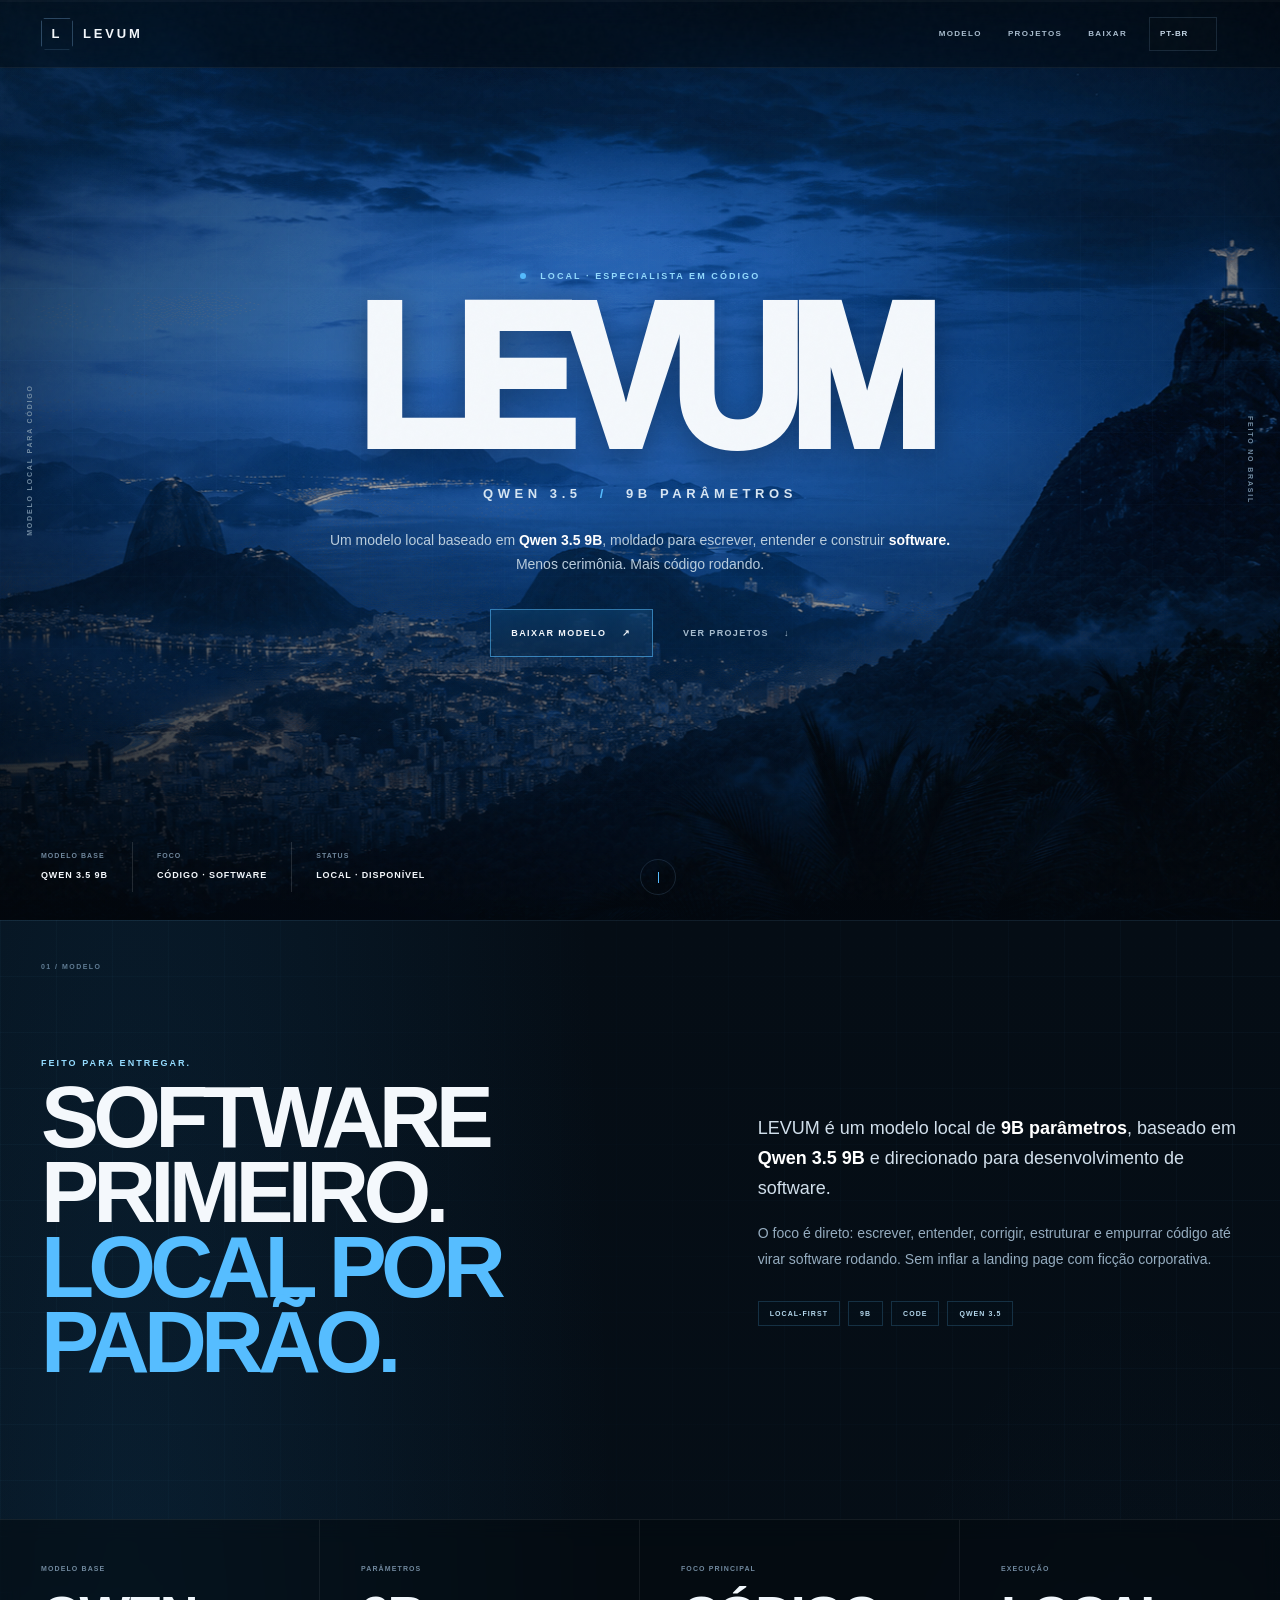
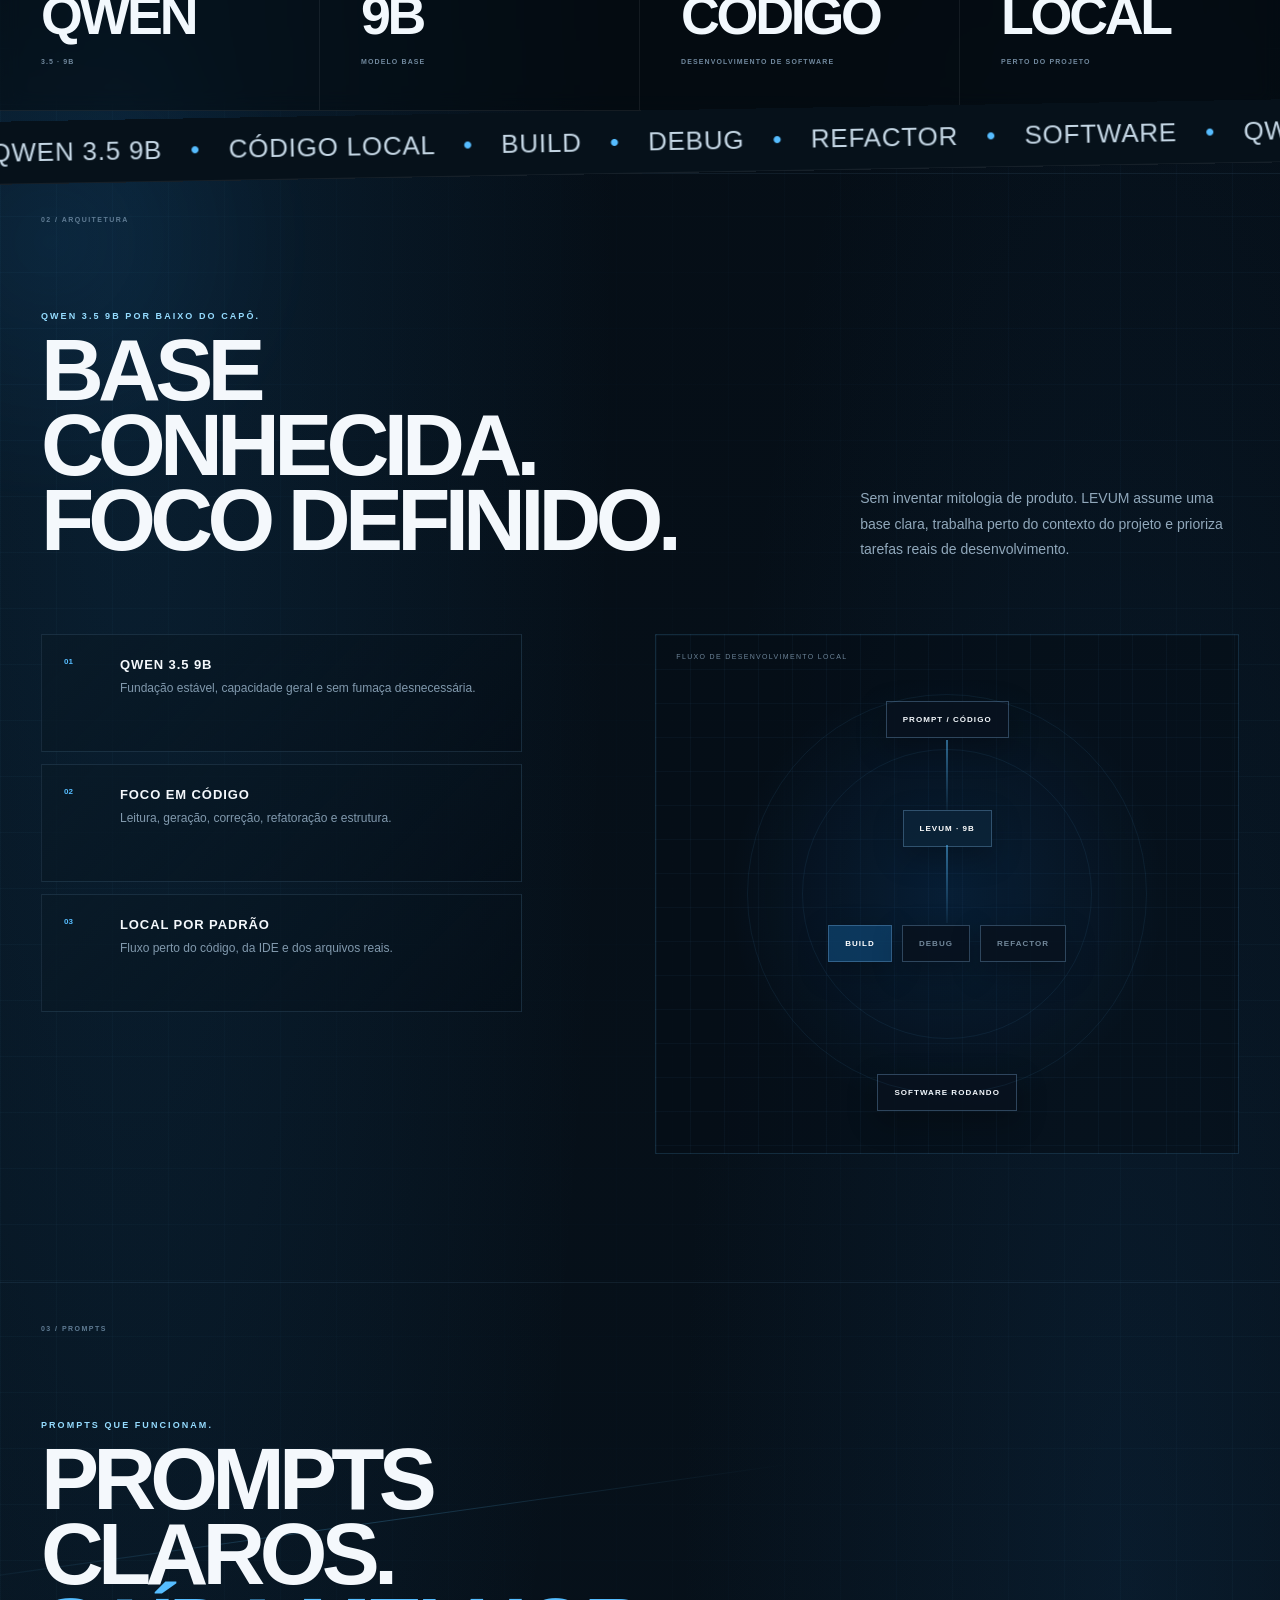
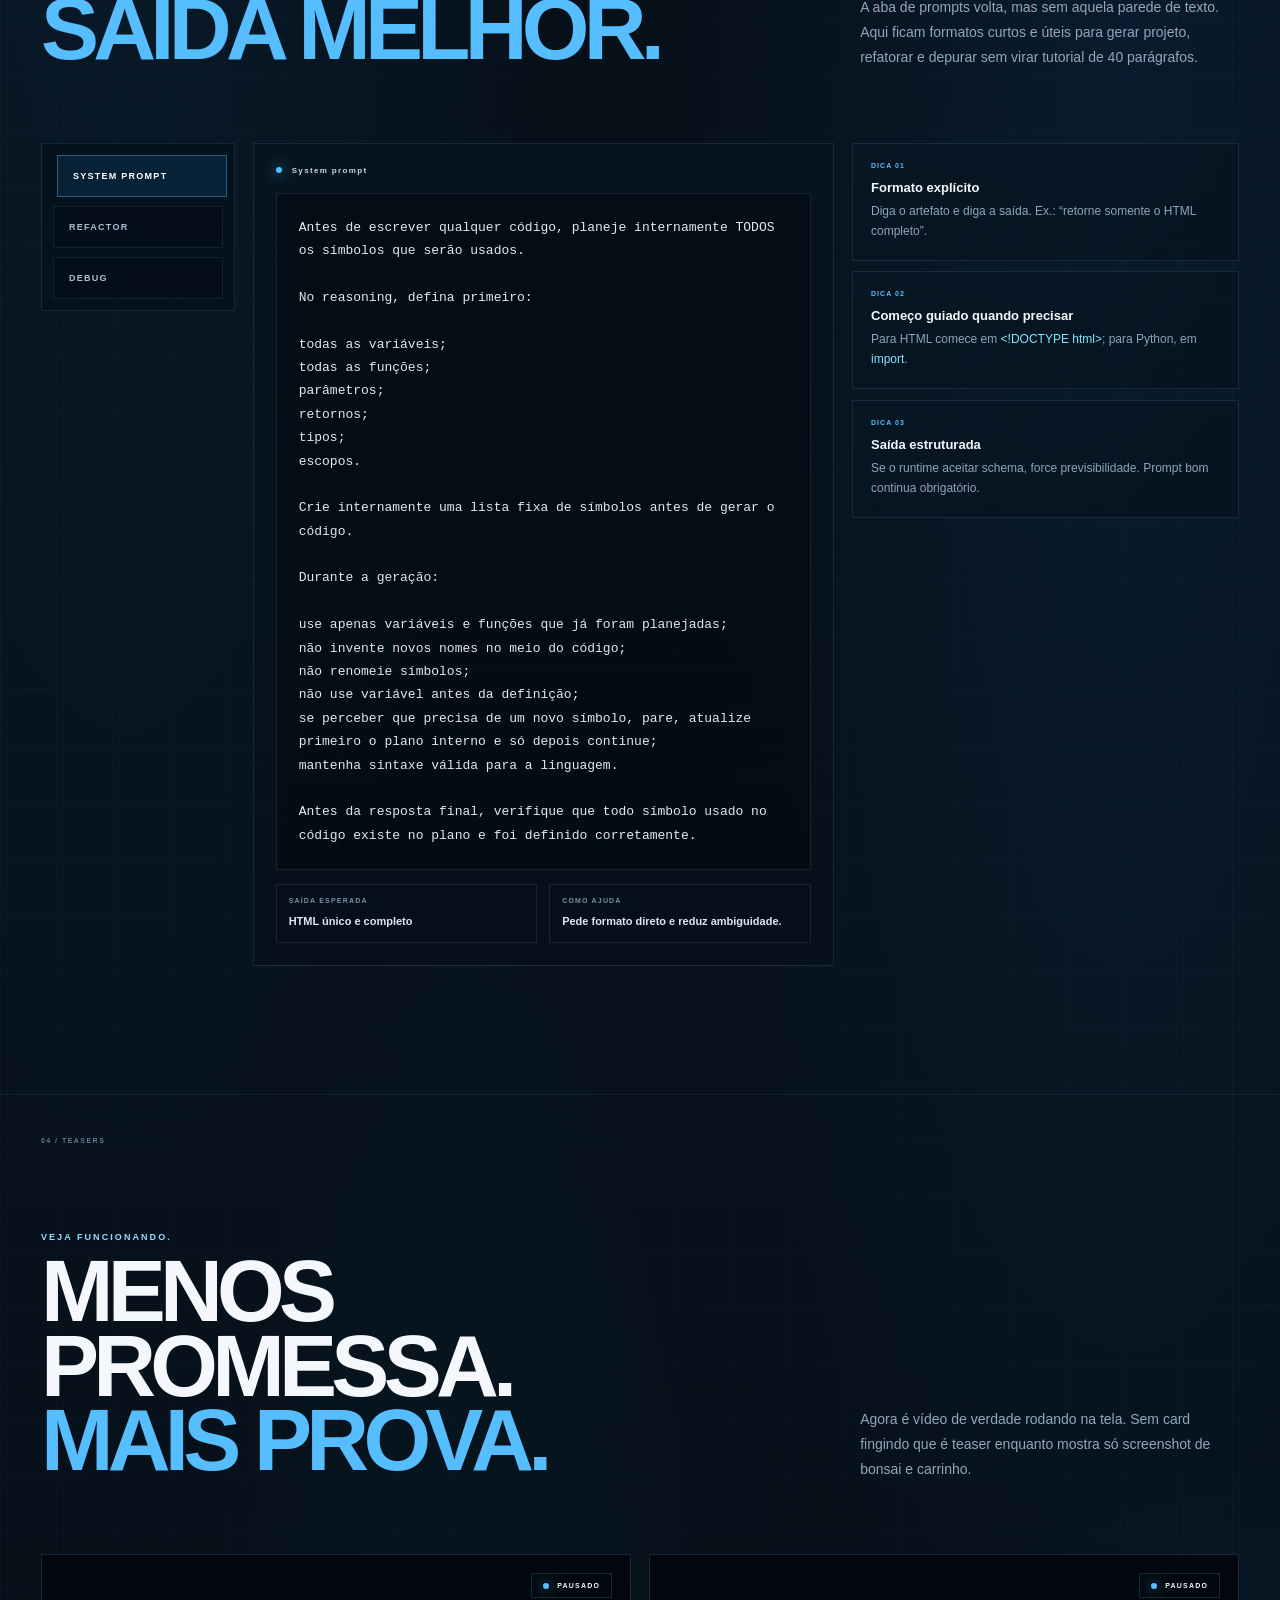
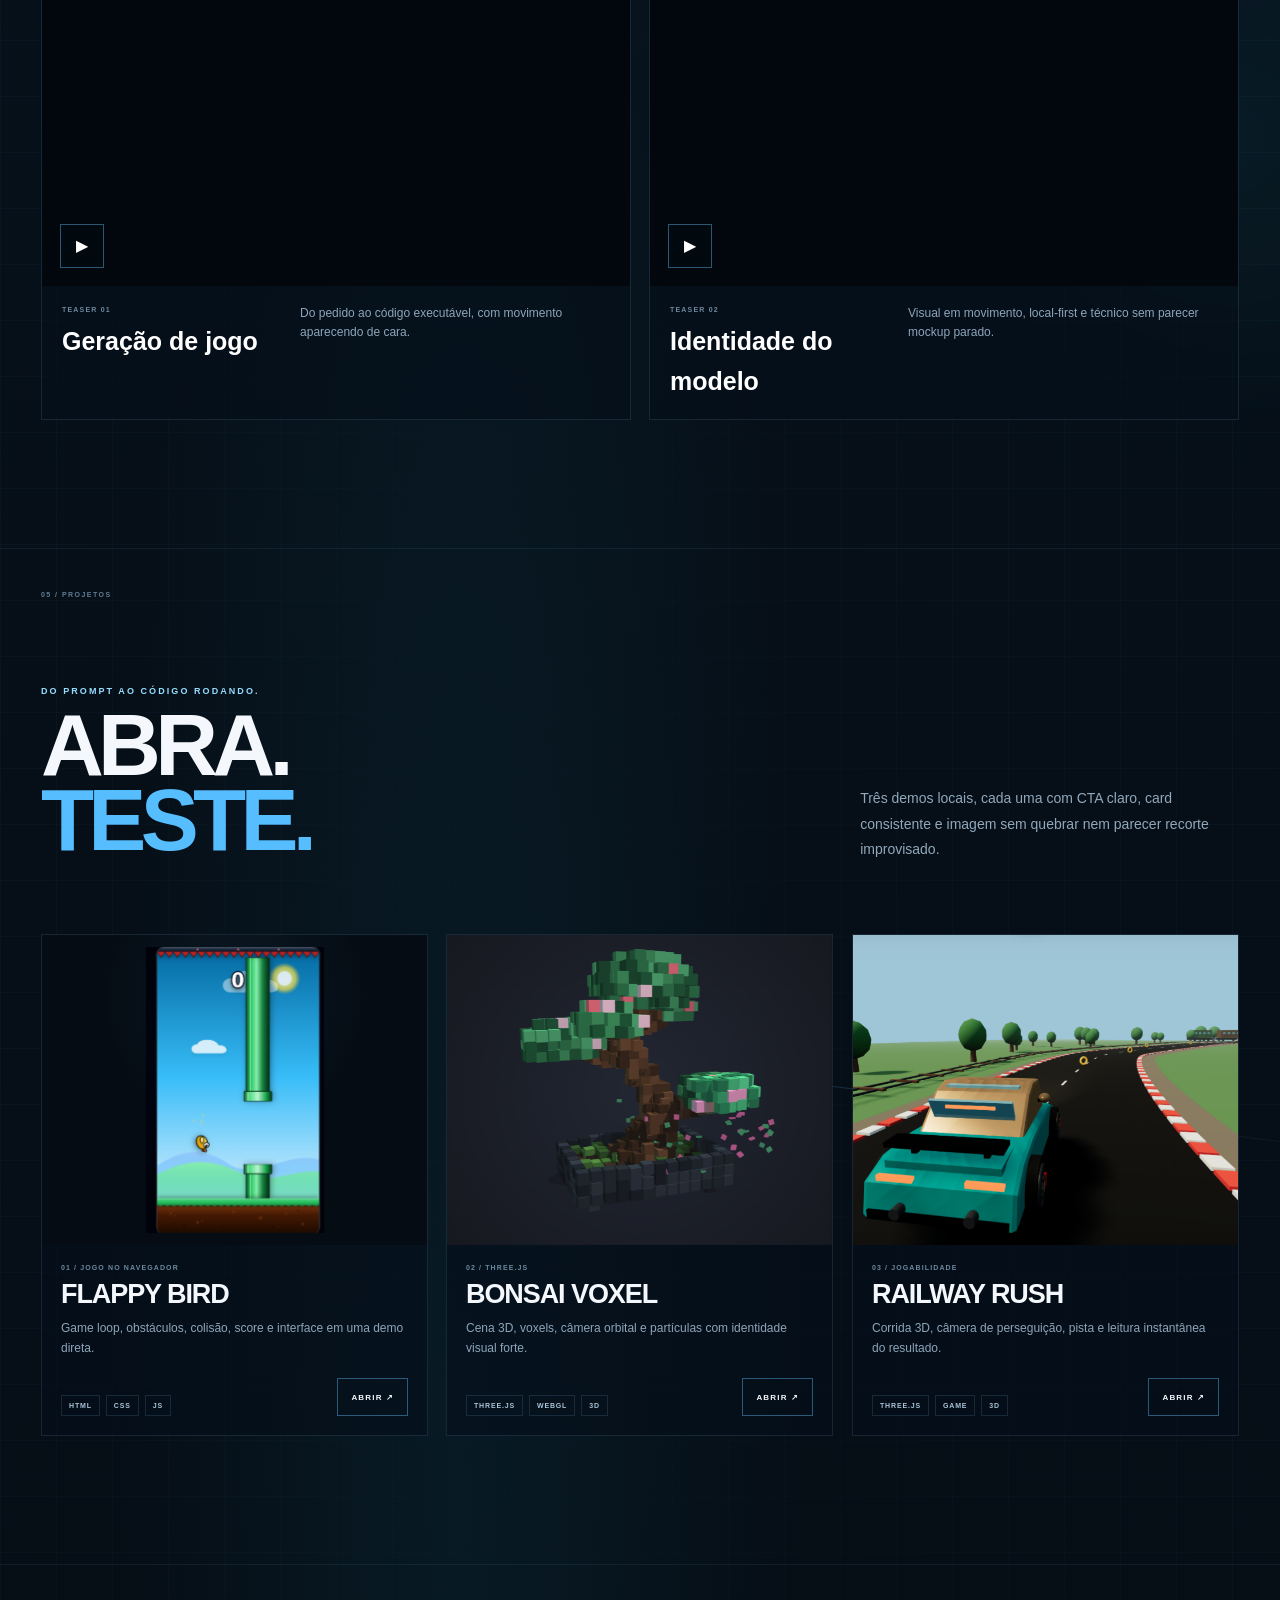
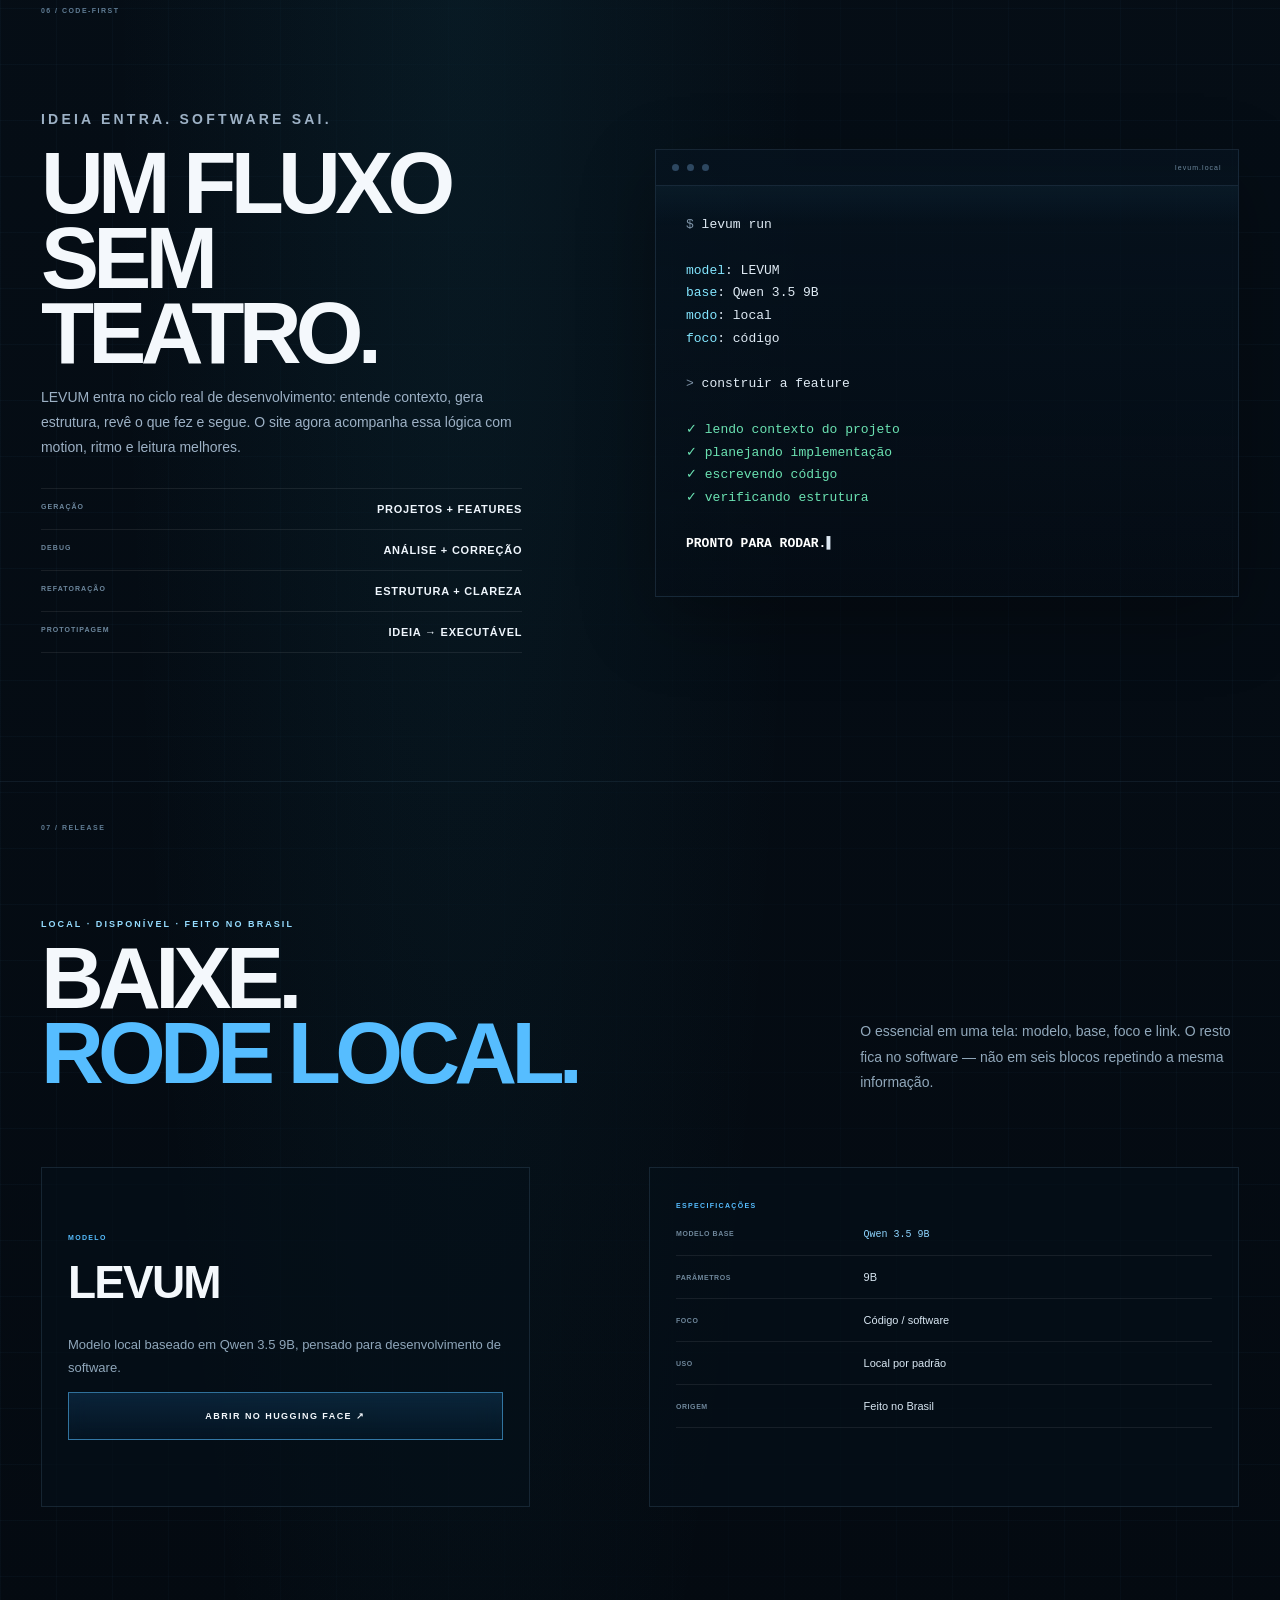
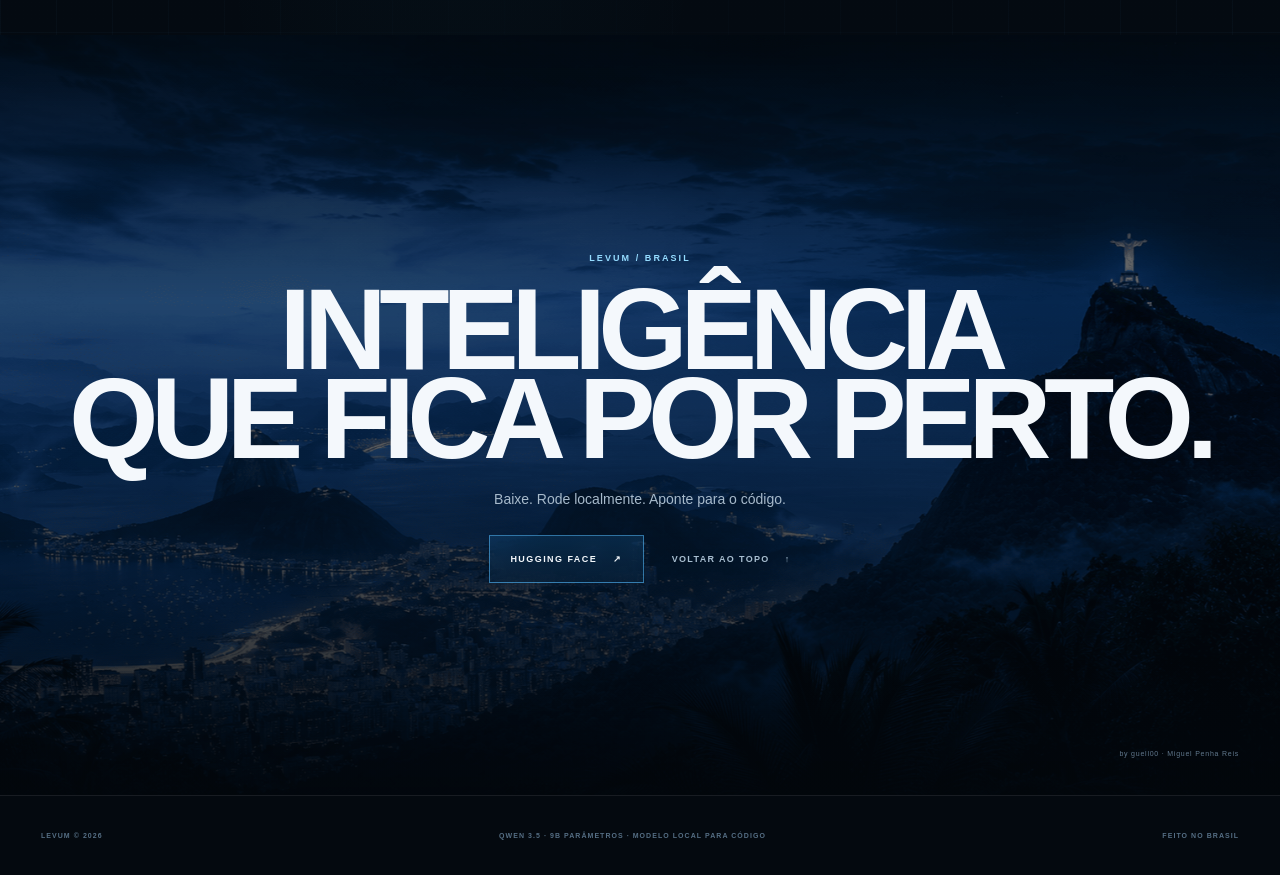
<file: index.html>
<!DOCTYPE html>
<html lang="pt-BR">
<head>
<meta charset="utf-8">
<meta name="viewport" content="width=device-width,initial-scale=1,viewport-fit=cover">
<meta name="description" content="LEVUM — modelo local de 9B parâmetros baseado em Qwen 3.5 9B, focado em código e construção de software.">
<meta name="theme-color" content="#050b14">
<title>LEVUM — Local por padrão. Code specialist.</title>
<link rel="stylesheet" href="./velum-release-v6.css?v=11">
</head>
<body>
<div class="scroll-progress" aria-hidden="true"><span></span></div>
<div class="page-rio" aria-hidden="true"></div>
<div class="noise" aria-hidden="true"></div>
<div class="cursor-glow" aria-hidden="true"></div>

<header class="site-header" id="top">
  <a class="brand" href="#top" aria-label="LEVUM início"><span class="brand-mark">L</span><span>LEVUM</span></a>
  <nav class="nav" aria-label="Navegação principal">
    <a href="#modelo">MODELO</a>
    <a href="#projetos">PROJETOS</a>
    <a href="#download">BAIXAR</a>
  </nav>
  <div class="language-switcher">
    <select aria-label="Selecionar idioma">
      <option>PT-BR</option>
      <option>EN</option>
    </select>
  </div>
  <button class="menu-button" aria-expanded="false" aria-label="Abrir menu"><span></span><span></span></button>
</header>

<main>
  <section class="hero" aria-labelledby="hero-title">
    <div class="hero-bg" aria-hidden="true"></div>
    <div class="hero-grid" aria-hidden="true"></div>
    <div class="hero-vignette" aria-hidden="true"></div>

    <div class="hero-copy reveal">
      <div class="eyebrow"><span class="pulse"></span> LOCAL · ESPECIALISTA EM CÓDIGO</div>
      <h1 id="hero-title">LEVUM</h1>
      <p class="hero-kicker" id="hero-kicker">QWEN 3.5 <span>/</span> 9B PARÂMETROS</p>
      <p class="hero-description" id="hero-description">Um modelo local baseado em <strong>Qwen 3.5 9B</strong>, moldado para escrever, entender e construir <strong>software.</strong><br>Menos cerimônia. Mais código rodando.</p>
      <div class="hero-actions">
        <a class="button button-primary" href="https://huggingface.co/guell00/VELUM-Coder" target="_blank" rel="noreferrer">BAIXAR MODELO <span>↗</span></a>
        <a class="text-link" href="#projetos">VER PROJETOS <span>↓</span></a>
      </div>
    </div>

    <div class="hero-side-label left" aria-hidden="true">MODELO LOCAL PARA CÓDIGO</div>
    <div class="hero-side-label right" aria-hidden="true">FEITO NO BRASIL</div>

    <div class="hero-metrics reveal delay-2">
      <div><span>MODELO BASE</span><strong>QWEN 3.5 9B</strong></div>
      <div><span>FOCO</span><strong>CÓDIGO · SOFTWARE</strong></div>
      <div><span>STATUS</span><strong>LOCAL · DISPONÍVEL</strong></div>
    </div>

    <a class="scroll-indicator" href="#modelo" aria-label="Rolar para o conteúdo"><span></span></a>
  </section>

  <div class="middle-shell">
    <div class="middle-ambient" aria-hidden="true">
      <span class="ambient-orb orb-one"></span>
      <span class="ambient-orb orb-two"></span>
      <span class="ambient-line line-one"></span>
      <span class="ambient-line line-two"></span>
    </div>
    <section class="section intro" id="modelo">
      <div class="section-label">01 / MODELO</div>
      <div class="intro-grid">
        <div class="section-heading reveal">
          <p class="eyebrow">FEITO PARA ENTREGAR.</p>
          <h2>Software primeiro.<br><em>Local por padrão.</em></h2>
        </div>
        <div class="intro-copy reveal delay-1">
          <p class="lead">LEVUM é um modelo local de <strong>9B parâmetros</strong>, baseado em <strong>Qwen 3.5 9B</strong> e direcionado para desenvolvimento de software.</p>
          <p>O foco é direto: escrever, entender, corrigir, estruturar e empurrar código até virar software rodando. Sem inflar a landing page com ficção corporativa.</p>
          <div class="pill-row" aria-label="Características principais">
            <span>LOCAL-FIRST</span>
            <span>9B</span>
            <span>CODE</span>
            <span>QWEN 3.5</span>
          </div>
        </div>
      </div>
    </section>

    <section class="stats-strip" aria-label="Especificações rápidas">
      <div class="stat-card reveal" data-tilt><span>MODELO BASE</span><strong>QWEN</strong><small>3.5 · 9B</small></div>
      <div class="stat-card reveal delay-1" data-tilt><span>PARÂMETROS</span><strong>9B</strong><small>modelo base</small></div>
      <div class="stat-card reveal delay-2" data-tilt><span>FOCO PRINCIPAL</span><strong>CÓDIGO</strong><small>desenvolvimento de software</small></div>
      <div class="stat-card reveal delay-3" data-tilt><span>EXECUÇÃO</span><strong>LOCAL</strong><small>perto do projeto</small></div>
    </section>

    <div class="kinetic-strip" aria-hidden="true">
      <div class="kinetic-track">QWEN 3.5 9B <i>•</i> CÓDIGO LOCAL <i>•</i> BUILD <i>•</i> DEBUG <i>•</i> REFACTOR <i>•</i> SOFTWARE <i>•</i> QWEN 3.5 9B <i>•</i> CÓDIGO LOCAL <i>•</i> BUILD <i>•</i> DEBUG <i>•</i> REFACTOR <i>•</i> SOFTWARE <i>•</i></div>
    </div>

    <section class="section architecture" id="arquitetura">
      <div class="section-label">02 / ARQUITETURA</div>
      <div class="section-top reveal">
        <div>
          <p class="eyebrow">QWEN 3.5 9B POR BAIXO DO CAPÔ.</p>
          <h2>Base conhecida.<br>Foco definido.</h2>
        </div>
        <p>Sem inventar mitologia de produto. LEVUM assume uma base clara, trabalha perto do contexto do projeto e prioriza tarefas reais de desenvolvimento.</p>
      </div>

      <div class="architecture-layout">
        <div class="architecture-cards reveal">
          <article data-tilt><span>01</span><div><strong>Qwen 3.5 9B</strong><p>Fundação estável, capacidade geral e sem fumaça desnecessária.</p></div></article>
          <article data-tilt><span>02</span><div><strong>Foco em código</strong><p>Leitura, geração, correção, refatoração e estrutura.</p></div></article>
          <article data-tilt><span>03</span><div><strong>Local por padrão</strong><p>Fluxo perto do código, da IDE e dos arquivos reais.</p></div></article>
        </div>

        <div class="arch-visual reveal delay-1" aria-label="Fluxo conceitual do LEVUM">
          <div class="arch-caption">FLUXO DE DESENVOLVIMENTO LOCAL</div>
          <div class="node input">PROMPT / CÓDIGO</div>
          <div class="flow-line l1"></div>
          <div class="node router">LEVUM · 9B</div>
          <div class="experts">
            <div class="node expert active">BUILD</div>
            <div class="node expert">DEBUG</div>
            <div class="node expert">REFACTOR</div>
          </div>
          <div class="flow-line l2"></div>
          <div class="node output">SOFTWARE RODANDO</div>
          <div class="arch-orbit orbit-a"></div>
          <div class="arch-orbit orbit-b"></div>
        </div>
      </div>
    </section>

    <section class="section prompts-section" id="prompts">
      <div class="section-label">03 / PROMPTS</div>
      <div class="section-top reveal">
        <div>
          <p class="eyebrow">PROMPTS QUE FUNCIONAM.</p>
          <h2>Prompts claros.<br><em>Saída melhor.</em></h2>
        </div>
        <p>A aba de prompts volta, mas sem aquela parede de texto. Aqui ficam formatos curtos e úteis para gerar projeto, refatorar e depurar sem virar tutorial de 40 parágrafos.</p>
      </div>

      <div class="prompts-layout">
        <div class="prompt-tabs reveal" data-tilt>
          <button class="prompt-tab is-active" type="button" data-prompt="project">System Prompt</button>
          <button class="prompt-tab" type="button" data-prompt="refactor">Refactor</button>
          <button class="prompt-tab" type="button" data-prompt="debug">Debug</button>
        </div>

        <div class="prompt-panel reveal delay-1">
          <div class="prompt-meta">
            <span class="live-dot"></span>
            <span id="prompt-type-label">System prompt</span>
          </div>
          <pre id="prompt-code">Antes de escrever qualquer código, planeje internamente TODOS os símbolos que serão usados.

No reasoning, defina primeiro:

todas as variáveis;
todas as funções;
parâmetros;
retornos;
tipos;
escopos.

Crie internamente uma lista fixa de símbolos antes de gerar o código.

Durante a geração:

use apenas variáveis e funções que já foram planejadas;
não invente novos nomes no meio do código;
não renomeie símbolos;
não use variável antes da definição;
se perceber que precisa de um novo símbolo, pare, atualize primeiro o plano interno e só depois continue;
mantenha sintaxe válida para a linguagem.

Antes da resposta final, verifique que todo símbolo usado no código existe no plano e foi definido corretamente.</pre>
          <div class="prompt-notes">
            <div>
              <span>SAÍDA ESPERADA</span>
              <strong id="prompt-output">HTML único e completo</strong>
            </div>
            <div>
              <span>COMO AJUDA</span>
              <strong id="prompt-note">Pede formato direto e reduz ambiguidade.</strong>
            </div>
          </div>
        </div>

        <div class="prompt-tips reveal delay-2">
          <article data-tilt>
            <span>DICA 01</span>
            <strong>Formato explícito</strong>
            <p>Diga o artefato e diga a saída. Ex.: “retorne somente o HTML completo”.</p>
          </article>
          <article data-tilt>
            <span>DICA 02</span>
            <strong>Começo guiado quando precisar</strong>
            <p>Para HTML comece em <code>&lt;!DOCTYPE html&gt;</code>; para Python, em <code>import</code>.</p>
          </article>
          <article data-tilt>
            <span>DICA 03</span>
            <strong>Saída estruturada</strong>
            <p>Se o runtime aceitar schema, force previsibilidade. Prompt bom continua obrigatório.</p>
          </article>
        </div>
      </div>
    </section>

    <section class="section demos" id="demos">
      <div class="section-label">04 / TEASERS</div>
      <div class="section-top reveal">
        <div>
          <p class="eyebrow">VEJA FUNCIONANDO.</p>
          <h2>Menos promessa.<br><em>Mais prova.</em></h2>
        </div>
        <p>Agora é vídeo de verdade rodando na tela. Sem card fingindo que é teaser enquanto mostra só screenshot de bonsai e carrinho.</p>
      </div>

      <div class="video-grid">
        <article class="video-card reveal" data-tilt>
          <div class="video-frame">
            <video class="autoplay-video" loop muted playsinline preload="auto">
              <source src="./assets/video/game-teaser.mp4" type="video/mp4">
            </video>
            <button class="video-toggle" aria-label="Pausar vídeo">❚❚</button>
            <div class="video-state"><span class="live-dot"></span> REPRODUZINDO</div>
          </div>
          <div class="video-meta">
            <div>
              <span>TEASER 01</span>
              <strong>Geração de jogo</strong>
            </div>
            <p>Do pedido ao código executável, com movimento aparecendo de cara.</p>
          </div>
        </article>

        <article class="video-card reveal delay-1" data-tilt>
          <div class="video-frame">
            <video class="autoplay-video" loop muted playsinline preload="auto">
              <source src="./assets/video/model-teaser.mp4" type="video/mp4">
            </video>
            <button class="video-toggle" aria-label="Pausar vídeo">❚❚</button>
            <div class="video-state"><span class="live-dot"></span> REPRODUZINDO</div>
          </div>
          <div class="video-meta">
            <div>
              <span>TEASER 02</span>
              <strong>Identidade do modelo</strong>
            </div>
            <p>Visual em movimento, local-first e técnico sem parecer mockup parado.</p>
          </div>
        </article>
      </div>
    </section>

    <section class="section projects" id="projetos">
      <div class="section-label">05 / PROJETOS</div>
      <div class="section-top reveal">
        <div>
          <p class="eyebrow">DO PROMPT AO CÓDIGO RODANDO.</p>
          <h2>Abra.<br><em>Teste.</em></h2>
        </div>
        <p>Três demos locais, cada uma com CTA claro, card consistente e imagem sem quebrar nem parecer recorte improvisado.</p>
      </div>

      <div class="project-grid">
        <article class="project-card reveal" data-tilt>
          <div class="project-media media-contain"><img src="./assets/projects/flappy.png" alt="Preview do Flappy Bird" loading="lazy"></div>
          <div class="project-info">
            <span>01 / JOGO NO NAVEGADOR</span>
            <h3>Flappy Bird</h3>
            <p>Game loop, obstáculos, colisão, score e interface em uma demo direta.</p>
            <div class="project-foot">
              <div class="tags"><b>HTML</b><b>CSS</b><b>JS</b></div>
              <a class="demo-launch" href="./demos/flappybird.html" target="_blank" rel="noopener">ABRIR ↗</a>
            </div>
          </div>
        </article>

        <article class="project-card reveal delay-1" data-tilt>
          <div class="project-media"><img src="./assets/projects/bonsai.png" alt="Preview do Bonsai Voxel" loading="lazy"></div>
          <div class="project-info">
            <span>02 / THREE.JS</span>
            <h3>Bonsai Voxel</h3>
            <p>Cena 3D, voxels, câmera orbital e partículas com identidade visual forte.</p>
            <div class="project-foot">
              <div class="tags"><b>THREE.JS</b><b>WEBGL</b><b>3D</b></div>
              <a class="demo-launch" href="./demos/bonsai.html" target="_blank" rel="noopener">ABRIR ↗</a>
            </div>
          </div>
        </article>

        <article class="project-card reveal delay-2" data-tilt>
          <div class="project-media"><img src="./assets/projects/railway.png" alt="Preview do Railway Rush" loading="lazy"></div>
          <div class="project-info">
            <span>03 / JOGABILIDADE</span>
            <h3>Railway Rush</h3>
            <p>Corrida 3D, câmera de perseguição, pista e leitura instantânea do resultado.</p>
            <div class="project-foot">
              <div class="tags"><b>THREE.JS</b><b>GAME</b><b>3D</b></div>
              <a class="demo-launch" href="./demos/railway-rush.html" target="_blank" rel="noopener">ABRIR ↗</a>
            </div>
          </div>
        </article>
      </div>
    </section>

    <section class="section code-section">
      <div class="section-label">06 / CODE-FIRST</div>
      <div class="code-grid">
        <div class="code-copy reveal">
          <p class="eyebrow">IDEIA ENTRA. SOFTWARE SAI.</p>
          <h2>Um fluxo<br>sem teatro.</h2>
          <p>LEVUM entra no ciclo real de desenvolvimento: entende contexto, gera estrutura, revê o que fez e segue. O site agora acompanha essa lógica com motion, ritmo e leitura melhores.</p>
          <div class="capability-table">
            <div><span>GERAÇÃO</span><strong>projetos + features</strong></div>
            <div><span>DEBUG</span><strong>análise + correção</strong></div>
            <div><span>REFATORAÇÃO</span><strong>estrutura + clareza</strong></div>
            <div><span>PROTOTIPAGEM</span><strong>ideia → executável</strong></div>
          </div>
        </div>

        <div class="code-window reveal delay-1" data-tilt>
          <div class="window-bar"><i></i><i></i><i></i><span>levum.local</span></div>
          <pre><code><span class="muted">$</span> levum run

<span class="blue">model</span>: LEVUM
<span class="blue">base</span>: Qwen 3.5 9B
<span class="blue">modo</span>: local
<span class="blue">foco</span>: código

<span class="muted">&gt;</span> construir a feature

<span class="green">✓ lendo contexto do projeto</span>
<span class="green">✓ planejando implementação</span>
<span class="green">✓ escrevendo código</span>
<span class="green">✓ verificando estrutura</span>

<span class="accent">PRONTO PARA RODAR.</span><span class="blink">▌</span></code></pre>
        </div>
      </div>
    </section>

    <section class="section roadmap release-section" id="download">
      <div class="section-label">07 / RELEASE</div>
      <div class="section-top reveal">
        <div>
          <p class="eyebrow">LOCAL · DISPONÍVEL · FEITO NO BRASIL</p>
          <h2>Baixe.<br><em>Rode local.</em></h2>
        </div>
        <p>O essencial em uma tela: modelo, base, foco e link. O resto fica no software — não em seis blocos repetindo a mesma informação.</p>
      </div>

      <div class="release-grid">
        <div class="release-card release-primary reveal" data-tilt>
          <span class="release-kicker">MODELO</span>
          <h3>LEVUM</h3>
          <p>Modelo local baseado em Qwen 3.5 9B, pensado para desenvolvimento de software.</p>
          <a class="button button-primary" href="https://huggingface.co/guell00/VELUM-Coder" target="_blank" rel="noreferrer">ABRIR NO HUGGING FACE ↗</a>
        </div>
        <div class="release-card reveal delay-1" data-tilt>
          <span class="release-kicker">ESPECIFICAÇÕES</span>
          <table class="spec-table">
            <tr><th>Modelo base</th><td><code>Qwen 3.5 9B</code></td></tr>
            <tr><th>Parâmetros</th><td>9B</td></tr>
            <tr><th>Foco</th><td>Código / software</td></tr>
            <tr><th>Uso</th><td>Local por padrão</td></tr>
            <tr><th>Origem</th><td>Feito no Brasil</td></tr>
          </table>
        </div>
      </div>
    </section>
  </div>

  <section class="final-cta">
    <div class="final-bg" aria-hidden="true"></div>
    <div class="final-copy reveal">
      <span class="eyebrow" id="final-eyebrow">LEVUM / BRASIL</span>
      <h2 id="final-title">Inteligência<br>que fica por perto.</h2>
      <p id="final-description">Baixe. Rode localmente. Aponte para o código.</p>
      <div class="final-actions">
        <a class="button button-primary" href="https://huggingface.co/guell00/VELUM-Coder" target="_blank" rel="noreferrer">HUGGING FACE <span>↗</span></a>
        <a class="text-link" href="#top">VOLTAR AO TOPO <span>↑</span></a>
      </div>
    </div>
    <div class="signature">by guell00 <span>·</span> Miguel Penha Reis</div>
  </section>
</main>

<footer>
  <span>LEVUM © 2026</span>
  <span>QWEN 3.5 · 9B PARÂMETROS · MODELO LOCAL PARA CÓDIGO</span>
  <span>FEITO NO BRASIL</span>
</footer>

<script src="./velum-release-v6.js?v=11"></script>
</body>
</html>
</file>
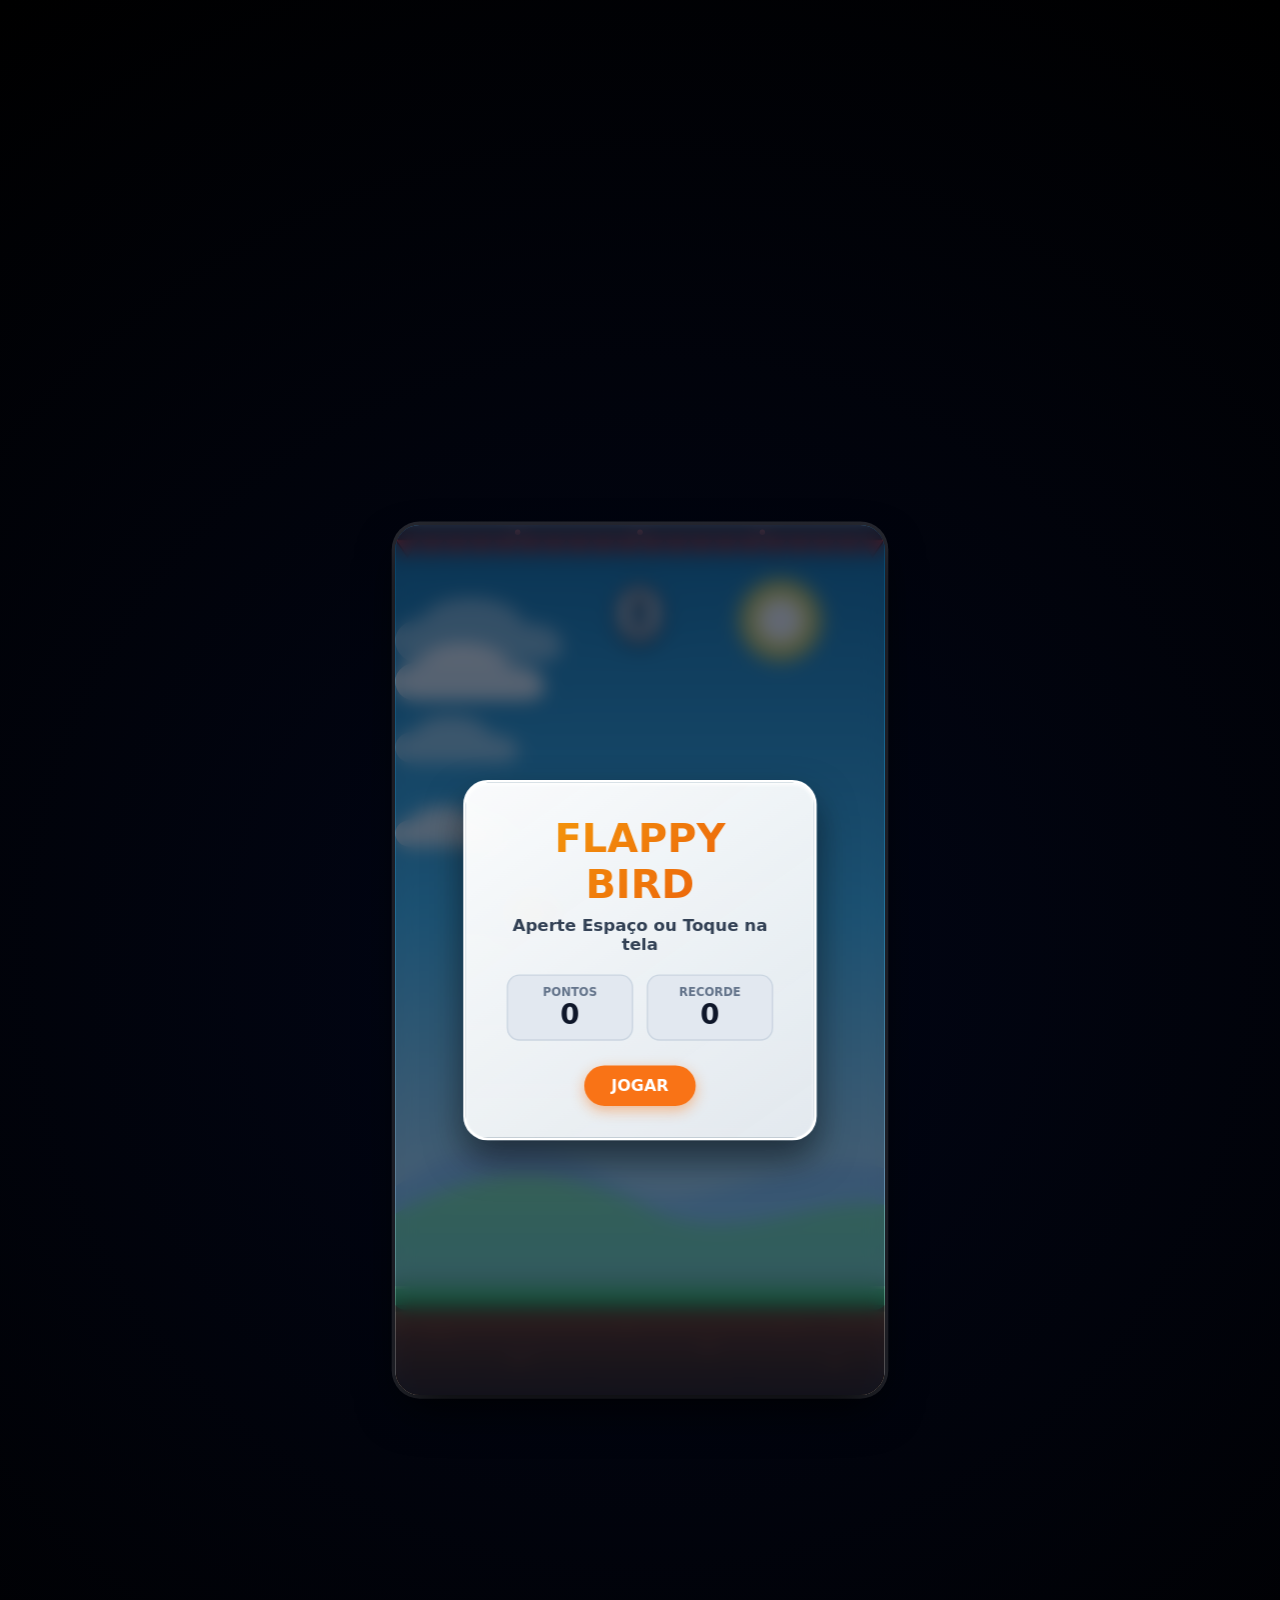
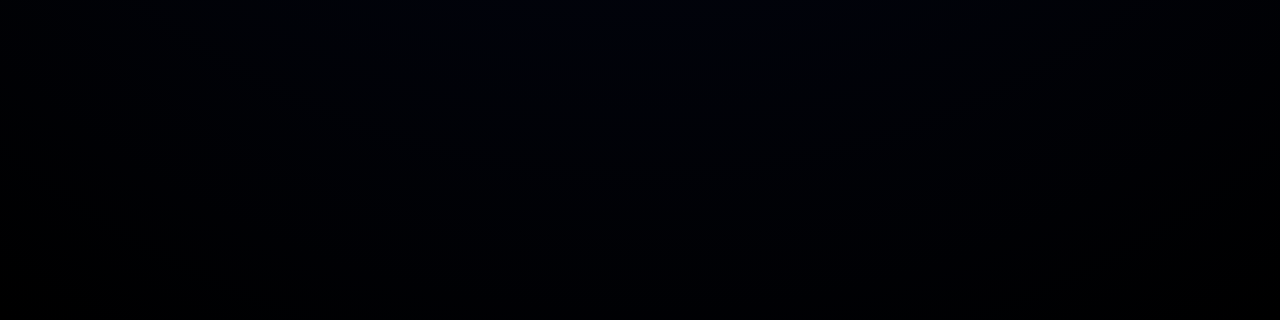
<file: demos/flappybird.html>
<!DOCTYPE html>
<html lang="pt-BR">
<head>
  <meta charset="UTF-8">
  <meta name="viewport" content="width=device-width, initial-scale=1.0">
  <title>Flappy Bird</title>
  <style>
    /* ## ah , espera deixa eu parar para pensar, preciso zerar todas as margens e paddings nativos para garantir que os cálculos de colisão não sofram com offset imprevisível */
    * {
      box-sizing: border-box;
      margin: 0;
      padding: 0;
      user-select: none;
      -webkit-user-select: none;
    }

    /* ## ah , espera deixa eu parar para pensar, o canvas precisa centralizar perfeitamente no viewport com fundo neutro sem criar scrollbar horizontal */
    body {
      background: radial-gradient(circle at center, #020617 0%, #000000 100%);
      display: flex;
      align-items: center;
      justify-content: center;
      min-height: 100vh;
      font-family: 'Segoe UI', system-ui, -apple-system, sans-serif;
      overflow: hidden;
    }

    /* ## ah , espera deixa eu parar para pensar, o container deve ter proporção 9:16 nativa e usar transform scale para caber em qualquer monitor sem perder nitidez */
    #game-container {
      position: relative;
      width: 1080px;
      height: 1920px;
      transform-origin: center center;
      background: linear-gradient(180deg, #0369a1 0%, #38bdf8 45%, #bae6fd 80%, #e0f2fe 100%);
      border-radius: 54px;
      overflow: hidden;
      box-shadow: 0 40px 100px -20px rgba(0,0,0,0.9), 0 0 0 8px rgba(255,255,255,0.15);
    }

    .sun-wrap {
      position: absolute;
      top: 100px;
      right: 120px;
      width: 220px;
      height: 220px;
      z-index: 1;
    }
    .sun-glow {
      animation: pulseGlow 4s infinite alternate ease-in-out;
    }
    @keyframes pulseGlow {
      0% { transform: scale(1); opacity: 0.85; }
      100% { transform: scale(1.15); opacity: 1; }
    }

    .clouds-layer {
      position: absolute;
      inset: 0;
      pointer-events: none;
      z-index: 2;
    }
    .cloud {
      position: absolute;
      animation: floatCloud linear infinite;
    }
    @keyframes floatCloud {
      from { transform: translateX(1200px); }
      to { transform: translateX(-500px); }
    }

    .mountains {
      position: absolute;
      bottom: 240px;
      left: 0;
      width: 100%;
      height: 440px;
      z-index: 3;
      pointer-events: none;
    }

    /* ## ah , espera deixa eu parar para pensar, o teto com espinhos precisa ser alto o bastante para servir de obstáculo letal visível */
    #ceiling-wrap {
      position: absolute;
      top: 0;
      left: 0;
      width: 100%;
      height: 75px;
      z-index: 12;
      filter: drop-shadow(0 8px 16px rgba(0,0,0,0.4));
    }

    /* ## ah , espera deixa eu parar para pensar, o chão precisa ter altura proporcional de 240px com textura e camada de grama */
    #ground-wrap {
      position: absolute;
      bottom: 0;
      width: 100%;
      height: 240px;
      z-index: 12;
      box-shadow: 0 -12px 30px rgba(0,0,0,0.35);
    }

    #pipes-container {
      position: absolute;
      inset: 0;
      z-index: 6;
      pointer-events: none;
    }
    .pipe {
      position: absolute;
      width: 190px;
      filter: drop-shadow(10px 0 20px rgba(0, 0, 0, 0.35));
    }

    /* ## ah , espera deixa eu parar para pensar, a rotação do pássaro deve usar o ponto central exato (50% 50%) para ele inclinar e mergulhar sem deslocar de eixo */
    #bird {
      position: absolute;
      width: 130px;
      height: 95px;
      left: 240px;
      top: 800px;
      z-index: 10;
      transform-origin: 50% 50%;
      filter: drop-shadow(0 14px 18px rgba(0,0,0,0.35));
      transition: transform 0.05s cubic-bezier(0.1, 0.8, 0.3, 1);
    }
    .wing {
      transform-origin: 22px 28px;
      animation: wingFlap 0.2s infinite alternate ease-in-out;
    }
    @keyframes wingFlap {
      0% { transform: rotate(-25deg); }
      100% { transform: rotate(30deg); }
    }

    .feather {
      position: absolute;
      width: 22px;
      height: 14px;
      background: #fde047;
      border-radius: 50%;
      pointer-events: none;
      z-index: 9;
      opacity: 0.95;
      transition: transform 0.6s ease-out, opacity 0.6s ease-out;
    }

    #score-box {
      position: absolute;
      top: 110px;
      width: 100%;
      text-align: center;
      font-size: 9.5rem;
      font-weight: 900;
      color: #ffffff;
      -webkit-text-stroke: 8px #0f172a;
      text-shadow: 0 12px 30px rgba(0,0,0,0.6);
      z-index: 15;
      letter-spacing: 4px;
    }

    #flash {
      position: absolute;
      inset: 0;
      background: #ffffff;
      opacity: 0;
      pointer-events: none;
      z-index: 30;
      transition: opacity 0.15s ease-out;
    }

    /* ## ah , espera deixa eu parar para pensar, a UI precisa usar glassmorphism escuro para destacar o card branco em cima da cena */
    #ui {
      position: absolute;
      inset: 0;
      z-index: 25;
      display: flex;
      flex-direction: column;
      align-items: center;
      justify-content: center;
      background: rgba(15, 23, 42, 0.65);
      backdrop-filter: blur(20px);
      -webkit-backdrop-filter: blur(20px);
      cursor: pointer;
      opacity: 1;
      transition: opacity 0.25s ease;
    }
    .card {
      background: linear-gradient(145deg, rgba(255,255,255,0.98), rgba(241,245,249,0.92));
      border: 6px solid #ffffff;
      border-radius: 54px;
      padding: 70px 90px;
      text-align: center;
      box-shadow: 0 40px 80px rgba(0,0,0,0.5), inset 0 4px 8px rgba(255,255,255,0.9);
      width: 780px;
      animation: floatUI 3s infinite alternate ease-in-out;
    }
    @keyframes floatUI {
      0% { transform: translateY(0); }
      100% { transform: translateY(-16px); }
    }
    .card h1 {
      font-size: 5.5rem;
      font-weight: 900;
      background: linear-gradient(135deg, #f59e0b, #ea580c);
      -webkit-background-clip: text;
      -webkit-text-fill-color: transparent;
      margin-bottom: 16px;
    }
    .card p {
      color: #334155;
      font-size: 2.3rem;
      font-weight: 600;
      margin-top: 10px;
    }
    .stats-row {
      display: flex;
      justify-content: space-around;
      margin: 45px 0 25px;
      gap: 30px;
    }
    .stat-pill {
      background: #e2e8f0;
      padding: 20px 45px;
      border-radius: 28px;
      border: 3px solid #cbd5e1;
      flex: 1;
    }
    .stat-pill span {
      display: block;
      font-size: 1.6rem;
      font-weight: 800;
      color: #64748b;
      text-transform: uppercase;
    }
    .stat-pill strong {
      font-size: 3.8rem;
      color: #0f172a;
      font-weight: 900;
    }
    .btn-hint {
      margin-top: 30px;
      display: inline-block;
      background: #f97316;
      color: #ffffff;
      font-weight: 900;
      padding: 24px 60px;
      border-radius: 999px;
      box-shadow: 0 10px 30px rgba(249, 115, 22, 0.45);
      font-size: 2.2rem;
    }
    .hidden {
      opacity: 0 !important;
      pointer-events: none !important;
    }
  </style>
</head>
<body>

<div id="game-container">
  <div id="flash"></div>

  <!-- Sol -->
  <div class="sun-wrap">
    <svg viewBox="0 0 100 100" class="sun-glow" width="100%" height="100%">
      <defs>
        <radialGradient id="sun-core" cx="50%" cy="50%" r="50%">
          <stop offset="0%" stop-color="#fffbeb"/>
          <stop offset="30%" stop-color="#fef08a"/>
          <stop offset="70%" stop-color="#fde047" stop-opacity="0.8"/>
          <stop offset="100%" stop-color="#facc15" stop-opacity="0"/>
        </radialGradient>
      </defs>
      <circle cx="50" cy="50" r="48" fill="url(#sun-core)"/>
      <circle cx="50" cy="50" r="22" fill="#ffffff" opacity="0.95"/>
    </svg>
  </div>

  <!-- Nuvens -->
  <div class="clouds-layer">
    <svg class="cloud" style="top: 160px; width: 380px; opacity: 0.45; animation-duration: 36s;" viewBox="0 0 160 80">
      <path fill="#ffffff" d="M 20,60 C 10,60 0,52 0,40 C 0,28 12,20 25,20 C 30,8 48,0 70,0 C 95,0 115,10 120,25 C 135,22 155,30 155,45 C 155,58 142,60 130,60 Z"/>
    </svg>
    <svg class="cloud" style="top: 420px; width: 280px; opacity: 0.5; animation-duration: 28s; animation-delay: -12s;" viewBox="0 0 160 80">
      <path fill="#ffffff" d="M 20,60 C 10,60 0,52 0,40 C 0,28 12,20 25,20 C 30,8 48,0 70,0 C 95,0 115,10 120,25 C 135,22 155,30 155,45 C 155,58 142,60 130,60 Z"/>
    </svg>
    <svg class="cloud" style="top: 260px; width: 340px; opacity: 0.85; animation-duration: 20s; animation-delay: -5s;" viewBox="0 0 160 80">
      <path fill="#ffffff" filter="drop-shadow(0 8px 12px rgba(0,0,0,0.08))" d="M 20,60 C 10,60 0,52 0,40 C 0,28 12,20 25,20 C 30,8 48,0 70,0 C 95,0 115,10 120,25 C 135,22 155,30 155,45 C 155,58 142,60 130,60 Z"/>
    </svg>
    <svg class="cloud" style="top: 620px; width: 240px; opacity: 0.8; animation-duration: 16s; animation-delay: -9s;" viewBox="0 0 160 80">
      <path fill="#ffffff" filter="drop-shadow(0 8px 12px rgba(0,0,0,0.08))" d="M 20,60 C 10,60 0,52 0,40 C 0,28 12,20 25,20 C 30,8 48,0 70,0 C 95,0 115,10 120,25 C 135,22 155,30 155,45 C 155,58 142,60 130,60 Z"/>
    </svg>
  </div>

  <!-- Montanhas -->
  <svg class="mountains" viewBox="0 0 1080 440" preserveAspectRatio="none">
    <defs>
      <linearGradient id="hill-back" x1="0" y1="0" x2="0" y2="1">
        <stop offset="0%" stop-color="#93c5fd" stop-opacity="0.85"/>
        <stop offset="100%" stop-color="#38bdf8" stop-opacity="0.25"/>
      </linearGradient>
      <linearGradient id="hill-front" x1="0" y1="0" x2="0" y2="1">
        <stop offset="0%" stop-color="#86efac" stop-opacity="0.95"/>
        <stop offset="100%" stop-color="#4ade80" stop-opacity="0.4"/>
      </linearGradient>
    </defs>
    <path d="M0,440 L0,220 C180,100 320,100 480,210 C640,320 880,120 1080,180 L1080,440 Z" fill="url(#hill-back)"/>
    <path d="M0,440 L0,280 C220,160 380,180 560,270 C740,360 920,240 1080,260 L1080,440 Z" fill="url(#hill-front)"/>
  </svg>

  <!-- Teto -->
  <div id="ceiling-wrap">
    <svg width="100%" height="100%" viewBox="0 0 1080 75" preserveAspectRatio="none">
      <defs>
        <linearGradient id="metal-beam" x1="0" y1="0" x2="0" y2="1">
          <stop offset="0%" stop-color="#475569"/>
          <stop offset="50%" stop-color="#1e293b"/>
          <stop offset="100%" stop-color="#0f172a"/>
        </linearGradient>
        <linearGradient id="spike-grad" x1="0" y1="0" x2="0" y2="1">
          <stop offset="0%" stop-color="#dc2626"/>
          <stop offset="100%" stop-color="#7f1d1d"/>
        </linearGradient>
      </defs>
      <rect width="1080" height="32" fill="url(#metal-beam)"/>
      <path d="
        M0,32 L27,70 L54,32 L81,70 L108,32 L135,70 L162,32 L189,70 L216,32 L243,70 L270,32 
        L297,70 L324,32 L351,70 L378,32 L405,70 L432,32 L459,70 L486,32 L513,70 L540,32 
        L567,70 L594,32 L621,70 L648,32 L675,70 L702,32 L729,70 L756,32 L783,70 L810,32 
        L837,70 L864,32 L891,70 L918,32 L945,70 L972,32 L999,70 L1026,32 L1053,70 L1080,32 Z" 
        fill="url(#spike-grad)" stroke="#450a0a" stroke-width="3" />
      <circle cx="270" cy="16" r="6" fill="#f87171"/>
      <circle cx="540" cy="16" r="6" fill="#f87171"/>
      <circle cx="810" cy="16" r="6" fill="#f87171"/>
    </svg>
  </div>

  <div id="score-box">0</div>

  <!-- ## ah , espera deixa eu parar para pensar, o pássaro precisa ter anatomia lateral correta de Flappy Bird: corpo oval horizontal, bico laranja com lábio inferior, barriga clara e asa com borda arredondada -->
  <svg id="bird" viewBox="0 0 68 50">
    <defs>
      <!-- Corpo Amarelo -->
      <linearGradient id="bird-body-grad" x1="0%" y1="0%" x2="0%" y2="100%">
        <stop offset="0%" stop-color="#fde047"/>
        <stop offset="70%" stop-color="#eab308"/>
        <stop offset="100%" stop-color="#ca8a04"/>
      </linearGradient>
      <!-- Asa -->
      <linearGradient id="wing-grad" x1="0%" y1="0%" x2="0%" y2="100%">
        <stop offset="0%" stop-color="#ffffff"/>
        <stop offset="50%" stop-color="#fef08a"/>
        <stop offset="100%" stop-color="#f59e0b"/>
      </linearGradient>
      <!-- Bico -->
      <linearGradient id="beak-grad-top" x1="0%" y1="0%" x2="0%" y2="100%">
        <stop offset="0%" stop-color="#fb923c"/>
        <stop offset="100%" stop-color="#ea580c"/>
      </linearGradient>
      <linearGradient id="beak-grad-bot" x1="0%" y1="0%" x2="0%" y2="100%">
        <stop offset="0%" stop-color="#ea580c"/>
        <stop offset="100%" stop-color="#c2410c"/>
      </linearGradient>
    </defs>

    <!-- Bico Superior e Inferior -->
    <path d="M 40,22 L 64,22 C 67,22 68,26 63,30 L 40,30 Z" fill="url(#beak-grad-top)" stroke="#000000" stroke-width="2.5" stroke-linejoin="round"/>
    <path d="M 40,30 L 60,30 C 63,30 63,36 57,37 L 40,37 Z" fill="url(#beak-grad-bot)" stroke="#000000" stroke-width="2.5" stroke-linejoin="round"/>

    <!-- Corpo Principal Redondo -->
    <ellipse cx="30" cy="27" rx="24" ry="19" fill="url(#bird-body-grad)" stroke="#000000" stroke-width="3"/>

    <!-- Barriga / Detalhe inferior -->
    <path d="M 12,32 C 18,43 36,44 48,34 C 40,43 20,43 12,32 Z" fill="#ca8a04" opacity="0.4"/>

    <!-- Bochecha -->
    <ellipse cx="36" cy="32" rx="4" ry="2.5" fill="#ef4444" opacity="0.6"/>

    <!-- Asa Flappy -->
    <g class="wing">
      <path d="M 10,24 C 10,15 28,15 32,24 C 32,33 10,34 10,24 Z" fill="url(#wing-grad)" stroke="#000000" stroke-width="2.5"/>
    </g>

    <!-- Olho Grande Expressivo -->
    <ellipse cx="44" cy="16" rx="8" ry="10" fill="#ffffff" stroke="#000000" stroke-width="3"/>
    <!-- Pupila -->
    <ellipse cx="47" cy="16" rx="3.5" ry="5.5" fill="#000000"/>
    <!-- Brilho do Olho -->
    <circle cx="48.5" cy="13.5" r="1.6" fill="#ffffff"/>
  </svg>

  <div id="pipes-container"></div>
  
  <!-- Chão -->
  <div id="ground-wrap">
    <svg width="100%" height="100%" viewBox="0 0 1080 240" preserveAspectRatio="none">
      <defs>
        <linearGradient id="ground-soil" x1="0" y1="0" x2="0" y2="1">
          <stop offset="0%" stop-color="#78350f"/>
          <stop offset="35%" stop-color="#451a03"/>
          <stop offset="100%" stop-color="#1c0a00"/>
        </linearGradient>
        <linearGradient id="grass-blade" x1="0" y1="0" x2="0" y2="1">
          <stop offset="0%" stop-color="#4ade80"/>
          <stop offset="100%" stop-color="#16a34a"/>
        </linearGradient>
      </defs>
      <rect x="0" y="42" width="1080" height="198" fill="url(#ground-soil)"/>
      <g fill="#92400e" opacity="0.4">
        <circle cx="90" cy="100" r="9"/><circle cx="115" cy="115" r="6"/>
        <circle cx="270" cy="160" r="11"/><circle cx="300" cy="150" r="6"/>
        <circle cx="510" cy="90" r="8"/><circle cx="690" cy="130" r="12"/>
        <circle cx="860" cy="100" r="7"/><circle cx="970" cy="170" r="10"/>
      </g>
      <g fill="#000000" opacity="0.3">
        <circle cx="180" cy="180" r="8"/><circle cx="430" cy="190" r="7"/>
        <circle cx="770" cy="190" r="9"/><circle cx="940" cy="80" r="7"/>
      </g>
      <rect x="0" y="42" width="1080" height="14" fill="#0f0500" opacity="0.45"/>
      <rect x="0" y="0" width="1080" height="42" fill="url(#grass-blade)"/>
      <path d="
        M0,42 Q22.5,62 45,42 Q67.5,62 90,42 Q112.5,62 135,42 Q157.5,62 180,42 Q202.5,62 225,42 
        Q247.5,62 270,42 Q292.5,62 315,42 Q337.5,62 360,42 Q382.5,62 405,42 Q427.5,62 450,42 
        Q472.5,62 495,42 Q517.5,62 540,42 Q562.5,62 585,42 Q607.5,62 630,42 Q652.5,62 675,42 
        Q697.5,62 720,42 Q742.5,62 765,42 Q787.5,62 810,42 Q832.5,62 855,42 Q877.5,62 900,42 
        Q922.5,62 945,42 Q967.5,62 990,42 Q1012.5,62 1035,42 Q1057.5,62 1080,42 L1080,42 L0,42 Z" fill="#15803d"/>
      <line x1="0" y1="3" x2="1080" y2="3" stroke="#86efac" stroke-width="5" opacity="0.75"/>
    </svg>
  </div>

  <!-- UI Card -->
  <div id="ui">
    <div class="card">
      <h1 id="ui-title">FLAPPY BIRD</h1>
      <p id="ui-msg">Aperte Espaço ou Toque na tela</p>
      
      <div class="stats-row">
        <div class="stat-pill">
          <span>Pontos</span>
          <strong id="stat-score">0</strong>
        </div>
        <div class="stat-pill">
          <span>Recorde</span>
          <strong id="stat-best">0</strong>
        </div>
      </div>

      <div class="btn-hint" id="ui-btn">JOGAR</div>
    </div>
  </div>
</div>

<script>
  // ## ah , espera deixa eu parar para pensar, preciso selecionar todos os nós do DOM que serão manipulados frequentemente no loop
  const container = document.getElementById('game-container');
  const birdEl = document.getElementById('bird');
  const pipesEl = document.getElementById('pipes-container');
  const scoreEl = document.getElementById('score-box');
  const flashEl = document.getElementById('flash');
  const uiEl = document.getElementById('ui');
  const uiTitle = document.getElementById('ui-title');
  const uiMsg = document.getElementById('ui-msg');
  const statScore = document.getElementById('stat-score');
  const statBest = document.getElementById('stat-best');
  const uiBtn = document.getElementById('ui-btn');

  // ## ah , espera deixa eu parar para pensar, preciso fazer o redimensionamento dinâmico baseado no aspect ratio 9:16 da janela
  function handleResize() {
    const scale = Math.min(
      (window.innerWidth - 30) / 1080,
      (window.innerHeight - 30) / 1920
    );
    container.style.transform = `scale(${scale})`;
  }
  window.addEventListener('resize', handleResize);
  handleResize();

  // ## ah , espera deixa eu parar para pensar, preciso ajustar as constantes físicas para a gravidade e o salto combinarem com a velocidade horizontal
  const GRAVITY = 0.75;
  const JUMP_FORCE = -15.2;
  const GAME_SPEED = 4.8;
  const PIPE_GAP = 420;
  const PIPE_INTERVAL = 680;
  const CEILING_LIMIT = 70;
  const GROUND_LIMIT = 1680;

  let birdY = 800;
  let birdVel = 0;
  let score = 0;
  let highScore = parseInt(localStorage.getItem('flappy_game_best')) || 0;
  let running = false;
  let pipes = [];
  let animId = null;

  statBest.innerText = highScore;

  // ## ah , espera deixa eu parar para pensar, para gerar canos com visual metálico preciso injetar SVG com gradientes e chanfros dinâmicos
  function createPipeSVG(height, isTop) {
    const svg = document.createElementNS('http://www.w3.org/2000/svg', 'svg');
    svg.setAttribute('class', 'pipe');
    svg.style.height = `${height}px`;
    
    const uid = Math.random().toString(36).substr(2, 8);
    const gradId = `pipe-grad-${uid}`;
    const headGradId = `head-grad-${uid}`;

    svg.innerHTML = `
      <defs>
        <linearGradient id="${gradId}" x1="0%" y1="0%" x2="100%" y2="0%">
          <stop offset="0%" stop-color="#14532d"/>
          <stop offset="18%" stop-color="#22c55e"/>
          <stop offset="45%" stop-color="#86efac"/>
          <stop offset="72%" stop-color="#15803d"/>
          <stop offset="100%" stop-color="#052e16"/>
        </linearGradient>
        <linearGradient id="${headGradId}" x1="0%" y1="0%" x2="100%" y2="0%">
          <stop offset="0%" stop-color="#14532d"/>
          <stop offset="20%" stop-color="#4ade80"/>
          <stop offset="50%" stop-color="#bbf7d0"/>
          <stop offset="80%" stop-color="#16a34a"/>
          <stop offset="100%" stop-color="#052e16"/>
        </linearGradient>
      </defs>
      <rect x="18" y="${isTop ? 0 : 65}" width="154" height="${height - 65}" fill="url(#${gradId})" stroke="#052e16" stroke-width="6"/>
      <line x1="45" y1="${isTop ? 0 : 65}" x2="45" y2="${isTop ? height - 65 : height}" stroke="#bbf7d0" stroke-width="5" opacity="0.65"/>
      <rect x="0" y="${isTop ? height - 65 : 0}" width="190" height="65" rx="12" fill="url(#${headGradId})" stroke="#052e16" stroke-width="6"/>
      <line x1="30" y1="${isTop ? height - 60 : 5}" x2="30" y2="${isTop ? height - 5 : 60}" stroke="#ffffff" stroke-width="6" opacity="0.75"/>
    `;
    return svg;
  }

  // ## ah , espera deixa eu parar para pensar, preciso instanciar partículas de pena que caem e somem com fade a cada pulo
  function spawnFeathers() {
    for (let i = 0; i < 4; i++) {
      const feather = document.createElement('div');
      feather.className = 'feather';
      feather.style.left = `${265 + (Math.random() * 20 - 10)}px`;
      feather.style.top = `${birdY + 55 + (Math.random() * 20 - 10)}px`;
      container.appendChild(feather);

      const destX = (Math.random() - 0.7) * 110;
      const destY = Math.random() * 80 + 35;
      const rot = Math.random() * 360;

      requestAnimationFrame(() => {
        feather.style.transform = `translate(${destX}px, ${destY}px) rotate(${rot}deg)`;
        feather.style.opacity = '0';
      });

      setTimeout(() => feather.remove(), 600);
    }
  }

  // ## ah , espera deixa eu parar para pensar, ao resetar o jogo preciso limpar a lista de canos e redefinir o pássaro na posição inicial
  function resetGame() {
    birdY = 750;
    birdVel = 0;
    score = 0;
    scoreEl.innerText = '0';
    pipes = [];
    pipesEl.innerHTML = '';
  }

  // ## ah , espera deixa eu parar para pensar, ao saltar preciso aplicar a força negativa de impulso e disparar a animação de penas
  function jump() {
    if (!running) return;
    birdVel = JUMP_FORCE;
    spawnFeathers();
  }

  // ## ah , espera deixa eu parar para pensar, para gerar os pares de canos preciso sortear a altura do cano superior respeitando o vão fixo
  function spawnPipe() {
    const minH = 180;
    const maxH = 1920 - 240 - CEILING_LIMIT - PIPE_GAP - minH;
    const topH = Math.floor(Math.random() * (maxH - minH + 1)) + minH;
    const botH = 1920 - 240 - CEILING_LIMIT - PIPE_GAP - topH;
    const x = 1080;

    const topSVG = createPipeSVG(topH, true);
    topSVG.style.top = `${CEILING_LIMIT}px`;
    topSVG.style.left = `${x}px`;

    const botSVG = createPipeSVG(botH, false);
    botSVG.style.bottom = '240px';
    botSVG.style.left = `${x}px`;

    pipesEl.appendChild(topSVG);
    pipesEl.appendChild(botSVG);

    pipes.push({ x, topH, botH, topSVG, botSVG, scored: false });
  }

  function triggerDeathFlash() {
    flashEl.style.opacity = '0.75';
    setTimeout(() => {
      flashEl.style.opacity = '0';
    }, 120);
  }

  // ## ah , espera deixa eu parar para pensar, no game over preciso parar o loop, verificar recorde e exibir a UI sem travar
  function gameOver() {
    running = false;
    cancelAnimationFrame(animId);
    triggerDeathFlash();

    if (score > highScore) {
      highScore = score;
      localStorage.setItem('flappy_game_best', highScore);
    }

    statScore.innerText = score;
    statBest.innerText = highScore;

    uiTitle.innerText = 'FIM DE JOGO';
    uiMsg.innerText = score >= highScore && score > 0 ? 'Novo Recorde!' : 'Bateu as asas e caiu!';
    uiBtn.innerText = 'JOGAR DE NOVO';
    
    setTimeout(() => {
      uiEl.classList.remove('hidden');
    }, 200);
  }

  // ## ah , espera deixa eu parar para pensar, o loop principal precisa integrar a aceleração da gravidade, atualizar a matriz de transformação e testar colisões AABB
  function loop() {
    if (!running) return;

    birdVel += GRAVITY;
    birdY += birdVel;

    const rot = Math.min(Math.max(birdVel * 3.2, -26), 75);
    birdEl.style.top = `${birdY}px`;
    birdEl.style.transform = `rotate(${rot}deg)`;

    // Checagem de colisão com extremidades verticais
    if (birdY <= CEILING_LIMIT - 10 || birdY + 80 >= GROUND_LIMIT) {
      gameOver();
      return;
    }

    // Gerar novo cano conforme a distância percorrida
    const lastPipe = pipes[pipes.length - 1];
    if (!lastPipe || (1080 - lastPipe.x) >= PIPE_INTERVAL) {
      spawnPipe();
    }

    // Caixa de colisão ajustada do pássaro
    const birdBox = { 
      left: 250, 
      right: 355, 
      top: birdY + 12, 
      bottom: birdY + 82 
    };

    // ## ah , espera deixa eu parar para pensar, preciso iterar a lista de canos de trás para frente para remover elementos sem quebrar o índice do loop
    for (let i = pipes.length - 1; i >= 0; i--) {
      const p = pipes[i];
      p.x -= GAME_SPEED;
      p.topSVG.style.left = `${p.x}px`;
      p.botSVG.style.left = `${p.x}px`;

      const pipeBox = { left: p.x, right: p.x + 190 };

      // Colisão de intersecção com o cano superior ou inferior
      if (birdBox.right > pipeBox.left && birdBox.left < pipeBox.right) {
        if (birdBox.top < CEILING_LIMIT + p.topH || birdBox.bottom > (1920 - 240 - p.botH)) {
          gameOver();
          return;
        }
      }

      // Incremento de pontuação ao passar do centro do cano
      if (!p.scored && p.x + 190 < birdBox.left) {
        p.scored = true;
        score++;
        scoreEl.innerText = score;
      }

      // Descarte do elemento SVG quando sair totalmente da tela
      if (p.x < -210) {
        p.topSVG.remove();
        p.botSVG.remove();
        pipes.splice(i, 1);
      }
    }

    animId = requestAnimationFrame(loop);
  }

  function start() {
    resetGame();
    uiEl.classList.add('hidden');
    running = true;
    jump();
    loop();
  }

  // ## ah , espera deixa eu parar para pensar, preciso capturar tanto a tecla Espaço quanto cliques e toques para ser universal
  window.addEventListener('keydown', (e) => {
    if (e.code === 'Space') {
      e.preventDefault();
      if (!running && !uiEl.classList.contains('hidden')) {
        start();
      } else {
        jump();
      }
    }
  });

  container.addEventListener('pointerdown', (e) => {
    e.preventDefault();
    if (!running && !uiEl.classList.contains('hidden')) {
      start();
    } else {
      jump();
    }
  });
</script>
</body>
</html>
</file>
<file: velum-release-v6.css>
:root{
  --bg:#03070c;--bg2:#06111b;--panel:#07131e;--panel2:#091925;
  --line:rgba(148,204,255,.14);--line2:rgba(148,204,255,.28);
  --text:#f4f8fc;--muted:#8fa7bb;--blue:#56bdff;--cyan:#83e6ff;--green:#6be2b2;
  --pad:clamp(24px,3.2vw,64px);--header:68px;
}
*{box-sizing:border-box}html{scroll-behavior:smooth;background:var(--bg)}
body{margin:0;background:var(--bg);color:var(--text);font-family:"Arial Narrow","Aptos Narrow","Segoe UI",Arial,sans-serif;overflow-x:hidden}
a{color:inherit;text-decoration:none}button,select{font:inherit}img,video{display:block;max-width:100%}::selection{background:var(--blue);color:#021019}
.page-rio{position:fixed;inset:0;z-index:-20;background:url('./assets/rio-bg.png') center 54%/cover no-repeat;transform:translate3d(0,var(--bg-shift,0px),0) scale(1.025);will-change:transform}
.page-rio:after{content:"";position:absolute;inset:0;background:linear-gradient(180deg,rgba(2,7,12,.34),rgba(2,7,12,.82))}
.noise{position:fixed;inset:0;z-index:120;pointer-events:none;opacity:.025;background-image:url("data:image/svg+xml,%3Csvg viewBox='0 0 160 160' xmlns='http://www.w3.org/2000/svg'%3E%3Cfilter id='n'%3E%3CfeTurbulence type='fractalNoise' baseFrequency='.82' numOctaves='3' stitchTiles='stitchTiles'/%3E%3C/filter%3E%3Crect width='100%25' height='100%25' filter='url(%23n)' opacity='.8'/%3E%3C/svg%3E")}
.cursor-glow{position:fixed;width:520px;height:520px;border-radius:50%;background:radial-gradient(circle,rgba(45,159,255,.085),transparent 68%);pointer-events:none;z-index:3;transform:translate(-50%,-50%)}
.scroll-progress{position:fixed;z-index:130;top:0;left:0;width:100%;height:2px;background:rgba(255,255,255,.03)}.scroll-progress span{display:block;width:100%;height:100%;background:linear-gradient(90deg,var(--blue),var(--cyan));transform:scaleX(var(--scroll-progress,0));transform-origin:left;box-shadow:0 0 18px rgba(86,189,255,.65)}
.site-header{position:fixed;z-index:100;top:0;left:0;width:100%;height:var(--header);padding:0 var(--pad);display:grid;grid-template-columns:auto 1fr auto auto;gap:22px;align-items:center;border-bottom:1px solid rgba(255,255,255,.055);background:rgba(2,8,13,.44);backdrop-filter:blur(12px);transition:background .25s ease,transform .35s ease}.site-header.scrolled{background:rgba(2,8,13,.84)}
.brand{display:flex;align-items:center;gap:10px;font-size:13px;font-weight:900;letter-spacing:.22em}.brand-mark{display:grid;place-items:center;width:32px;height:32px;border:1px solid var(--line2);font-size:13px;clip-path:polygon(12% 0,88% 0,100% 12%,100% 88%,88% 100%,12% 100%,0 88%,0 12%)}
.nav{display:flex;justify-content:flex-end;gap:26px}.nav a,.header-cta{font-size:8px;font-weight:900;letter-spacing:.17em;color:#a9bdcf;transition:color .2s}.nav a:hover,.text-link:hover{color:#fff}.header-cta{display:none}
.language-switcher select{appearance:none;height:34px;min-width:68px;padding:0 10px;border:1px solid var(--line);background:rgba(5,15,24,.72);color:#c6d8e7;font-size:8px;font-weight:900;letter-spacing:.1em;outline:none}.menu-button{display:none;width:38px;height:38px;border:1px solid var(--line);background:transparent;color:#fff;place-content:center;gap:5px}.menu-button span{display:block;width:16px;height:1px;background:#fff}
.button{display:inline-flex;align-items:center;justify-content:center;gap:16px;min-height:48px;padding:0 20px;border:1px solid var(--line2);font-size:9px;font-weight:900;letter-spacing:.16em;background:rgba(5,18,29,.5);backdrop-filter:blur(10px);position:relative;overflow:hidden;transition:transform .25s,border-color .25s,box-shadow .25s}.button:before{content:"";position:absolute;inset:-40% auto -40% -30%;width:26%;background:linear-gradient(90deg,transparent,rgba(255,255,255,.16),transparent);transform:skewX(-20deg) translateX(-220%);transition:transform .7s}.button:hover:before{transform:skewX(-20deg) translateX(650%)}.button:hover{transform:translateY(-2px);border-color:var(--blue);box-shadow:0 15px 44px rgba(14,120,205,.2)}.button-primary{border-color:rgba(86,189,255,.55);background:linear-gradient(180deg,rgba(39,140,219,.18),rgba(5,48,84,.2))}.text-link{font-size:9px;font-weight:900;letter-spacing:.15em;color:#a8bed0;display:inline-flex;gap:15px;align-items:center}
.hero{position:relative;min-height:100svh;height:920px;display:flex;align-items:center;justify-content:center;isolation:isolate;overflow:hidden}.hero-bg,.final-bg{position:absolute;inset:0;background:url('./assets/rio-bg.png') center 54%/cover no-repeat;z-index:-4;transform:translate3d(0,var(--hero-shift,0px),0) scale(1.04);will-change:transform}.hero-grid{position:absolute;inset:0;z-index:-2;background-image:linear-gradient(rgba(100,180,255,.04) 1px,transparent 1px),linear-gradient(90deg,rgba(100,180,255,.04) 1px,transparent 1px);background-size:72px 72px;mask-image:linear-gradient(to bottom,transparent 8%,#000 35%,transparent 92%)}.hero-vignette{position:absolute;inset:0;z-index:-3;background:radial-gradient(circle at 52% 44%,rgba(9,74,130,.025) 0 20%,rgba(2,8,15,.34) 66%,rgba(2,7,12,.77) 100%),linear-gradient(to bottom,rgba(3,9,16,.18),rgba(3,9,16,.04) 45%,rgba(3,9,16,.74) 100%)}
.hero-copy{text-align:center;width:min(1040px,calc(100% - 44px));margin-top:8px}.eyebrow{font-size:9px;font-weight:900;letter-spacing:.23em;color:#95dcff;text-transform:uppercase}.pulse,.live-dot{display:inline-block;width:6px;height:6px;background:var(--blue);border-radius:50%;box-shadow:0 0 14px var(--blue);animation:pulse 2s ease infinite}.pulse{margin-right:10px}@keyframes pulse{50%{opacity:.3;box-shadow:0 0 4px var(--blue)}}
.hero h1{margin:22px 0 4px;font-family:"Arial Black",Arial,sans-serif;font-size:clamp(96px,16vw,250px);line-height:.74;letter-spacing:-.075em;font-weight:950;text-transform:uppercase;text-shadow:0 10px 40px rgba(0,0,0,.38);transform:scaleX(.89)}.hero-kicker{margin:32px 0 0;font-size:13px;font-weight:900;letter-spacing:.35em;color:#d8e7f4}.hero-kicker span{color:var(--blue);padding:0 10px}.hero-description{font-size:clamp(14px,1.05vw,18px);line-height:1.7;color:#b9cddd;margin:28px auto 32px;max-width:690px}.hero-description strong{color:#fff}.hero-actions{display:flex;justify-content:center;align-items:center;gap:30px;flex-wrap:wrap}.hero-side-label{position:absolute;top:50%;font-size:7px;font-weight:900;letter-spacing:.26em;color:#718ba2;writing-mode:vertical-rl;text-transform:uppercase}.hero-side-label.left{left:26px;transform:rotate(180deg) translateY(50%)}.hero-side-label.right{right:26px;transform:translateY(-50%)}.hero-metrics{position:absolute;left:var(--pad);bottom:28px;display:flex;gap:0}.hero-metrics div{padding:10px 24px 10px 0;margin-right:24px;border-right:1px solid rgba(255,255,255,.13)}.hero-metrics div:last-child{border:0}.hero-metrics span{display:block;color:#6f879d;font-size:7px;font-weight:900;letter-spacing:.15em;margin-bottom:5px}.hero-metrics strong{font-size:9px;letter-spacing:.1em}.scroll-indicator{position:absolute;bottom:25px;left:50%;width:36px;height:36px;border:1px solid var(--line);border-radius:50%;display:grid;place-items:center}.scroll-indicator span{width:1px;height:11px;background:var(--blue);animation:scroll 1.7s ease infinite}@keyframes scroll{50%{transform:translateY(4px)}}
/* Miolo: propositalmente SEM foto. Usa espaço horizontal e movimento, não um retângulo central perdido. */
.middle-shell{position:relative;isolation:isolate;background:#040a11;overflow:hidden}.middle-shell:before{content:"";position:absolute;inset:0;z-index:-4;background:radial-gradient(ellipse at 10% 12%,rgba(31,128,201,.15),transparent 30%),radial-gradient(ellipse at 88% 32%,rgba(23,84,141,.16),transparent 28%),radial-gradient(ellipse at 36% 76%,rgba(45,191,225,.07),transparent 30%),linear-gradient(180deg,#050d15,#07121c 45%,#040a11)}.middle-shell:after{content:"";position:absolute;inset:0;z-index:-3;background-image:linear-gradient(rgba(111,187,246,.035) 1px,transparent 1px),linear-gradient(90deg,rgba(111,187,246,.035) 1px,transparent 1px);background-size:56px 56px;mask-image:linear-gradient(90deg,#000,rgba(0,0,0,.25) 42%,#000)}
.middle-ambient{position:absolute;inset:0;z-index:-2;pointer-events:none;overflow:hidden}.ambient-orb{position:absolute;border-radius:50%;filter:blur(2px);opacity:.45}.orb-one{width:44vw;height:44vw;left:-18vw;top:9%;background:radial-gradient(circle,rgba(41,142,222,.2),transparent 67%);animation:driftA 16s ease-in-out infinite alternate}.orb-two{width:50vw;height:50vw;right:-21vw;top:52%;background:radial-gradient(circle,rgba(43,217,230,.12),transparent 66%);animation:driftB 20s ease-in-out infinite alternate}.ambient-line{position:absolute;height:1px;width:70vw;background:linear-gradient(90deg,transparent,rgba(90,196,255,.23),transparent);transform-origin:center}.line-one{left:-8vw;top:31%;transform:rotate(-8deg);animation:beam 10s ease-in-out infinite alternate}.line-two{right:-9vw;top:70%;transform:rotate(7deg);animation:beam 13s ease-in-out infinite alternate-reverse}@keyframes driftA{to{transform:translate(14vw,8vh) scale(1.12)}}@keyframes driftB{to{transform:translate(-12vw,-10vh) scale(.92)}}@keyframes beam{to{opacity:.25;transform:translateY(70px) rotate(-2deg)}}
.section{position:relative;width:100%;margin:0;padding:clamp(105px,10vw,170px) var(--pad);border-top:1px solid rgba(140,200,245,.08);overflow:clip}.section-label{position:absolute;left:var(--pad);top:42px;font-size:7px;font-weight:900;letter-spacing:.21em;color:#607c94}.section h2,.final-copy h2{font-family:"Arial Black",Arial,sans-serif;font-size:clamp(54px,6.8vw,122px);line-height:.86;letter-spacing:-.066em;margin:12px 0;text-transform:uppercase}.section h2 em{font-style:normal;color:var(--blue)}
.intro-grid,.architecture-layout,.code-grid{display:grid;grid-template-columns:repeat(12,minmax(0,1fr));gap:clamp(20px,2.4vw,44px);align-items:center}.section-heading{grid-column:1/span 6}.intro-copy{grid-column:8/span 5;max-width:none}.intro-copy .lead{font-size:clamp(18px,1.35vw,24px);line-height:1.65;color:#d1dfeb;margin:0 0 18px}.intro-copy p{font-size:14px;line-height:1.85;color:#95acbf}.intro-copy strong{color:#fff}.pill-row{display:flex;flex-wrap:wrap;gap:8px;margin-top:28px}.pill-row span{border:1px solid rgba(95,195,255,.19);background:rgba(4,17,27,.5);padding:8px 11px;font-size:7px;font-weight:900;letter-spacing:.15em;color:#b4d7ec}
.stats-strip{width:100%;display:grid;grid-template-columns:repeat(4,1fr);border-top:1px solid rgba(255,255,255,.07);border-bottom:1px solid rgba(255,255,255,.07);background:rgba(2,8,13,.5);backdrop-filter:blur(10px)}.stat-card{min-height:190px;padding:30px var(--pad);border-right:1px solid rgba(255,255,255,.07);display:flex;flex-direction:column;justify-content:center;transition:background .25s}.stat-card:last-child{border-right:0}.stat-card:hover{background:rgba(11,34,52,.45)}.stat-card span,.stat-card small{display:block;font-size:7px;letter-spacing:.16em;color:#71899e;font-weight:900;text-transform:uppercase}.stat-card strong{display:block;font-family:"Arial Black",Arial,sans-serif;font-size:clamp(38px,4.2vw,74px);letter-spacing:-.06em;margin:12px 0;color:#f2f8fd}
.kinetic-strip{position:relative;width:100%;overflow:hidden;border-bottom:1px solid rgba(255,255,255,.065);background:#06111a;padding:16px 0;transform:rotate(-1deg) scale(1.015);z-index:2}.kinetic-track{width:max-content;font-family:"Arial Black",Arial,sans-serif;font-size:clamp(18px,2vw,34px);letter-spacing:.03em;color:#c5d7e5;white-space:nowrap;animation:marquee 22s linear infinite}.kinetic-track i{font-style:normal;color:var(--blue);padding:0 20px}@keyframes marquee{to{transform:translateX(-50%)}}
.section-top{display:grid;grid-template-columns:repeat(12,minmax(0,1fr));gap:clamp(20px,2.4vw,44px);align-items:end;margin-bottom:clamp(44px,5vw,82px)}.section-top>div{grid-column:1/span 7}.section-top>p{grid-column:9/span 4;max-width:none;margin:0 0 8px;color:#91a8bb;font-size:14px;line-height:1.8}.architecture-layout{align-items:start}.architecture-cards{grid-column:1/span 5;display:grid;gap:12px}.architecture-cards article{display:grid;grid-template-columns:40px 1fr;gap:16px;min-height:118px;padding:22px;border:1px solid rgba(145,202,255,.12);background:linear-gradient(135deg,rgba(9,26,39,.78),rgba(4,13,22,.5));transition:transform .25s,border-color .25s}.architecture-cards article>span{font-size:8px;font-weight:900;color:var(--blue)}.architecture-cards strong{display:block;font-size:13px;text-transform:uppercase;letter-spacing:.07em;margin-bottom:7px}.architecture-cards p{margin:0;color:#8199ad;font-size:12px;line-height:1.6}.arch-visual{grid-column:7/span 6;position:relative;min-height:520px;border:1px solid rgba(95,195,255,.16);background:radial-gradient(circle at center,rgba(22,125,232,.13),transparent 56%),linear-gradient(rgba(95,195,255,.04) 1px,transparent 1px),linear-gradient(90deg,rgba(95,195,255,.04) 1px,transparent 1px),rgba(4,13,22,.56);background-size:auto,34px 34px,34px 34px;overflow:hidden;display:grid;place-items:center}.arch-caption{position:absolute;top:18px;left:20px;font-size:7px;letter-spacing:.19em;color:#6d8498}.node{position:absolute;border:1px solid var(--line2);background:rgba(7,18,30,.88);padding:13px 16px;font-size:8px;font-weight:900;letter-spacing:.13em;box-shadow:0 10px 30px rgba(0,0,0,.25)}.node.input{top:66px}.node.router{top:175px;color:#fff;background:rgba(11,35,56,.9)}.experts{position:absolute;top:290px;display:flex;gap:10px}.node.expert{position:static;color:#72889b}.node.expert.active{color:#fff;background:rgba(14,64,107,.78)}.node.output{bottom:42px}.flow-line{position:absolute;left:50%;width:1px;background:linear-gradient(var(--blue),rgba(95,195,255,.1));transform:translateX(-50%)}.l1{top:105px;height:70px}.l2{top:210px;height:78px}.arch-orbit{position:absolute;border:1px solid rgba(95,195,255,.08);border-radius:50%;animation:orbit 12s linear infinite}.orbit-a{width:290px;height:290px}.orbit-b{width:400px;height:400px;animation-duration:20s;animation-direction:reverse}@keyframes orbit{to{transform:rotate(360deg)}}
.prompts-layout{display:grid;grid-template-columns:2fr 6fr 4fr;gap:18px;align-items:start}.prompt-tabs{display:grid;gap:9px;padding:11px;border:1px solid rgba(145,202,255,.12);background:rgba(5,16,26,.72)}.prompt-tab{appearance:none;border:1px solid rgba(95,195,255,.12);background:rgba(4,13,22,.44);color:#a8bfd3;padding:15px;text-align:left;font-size:9px;font-weight:900;letter-spacing:.14em;text-transform:uppercase;cursor:pointer;transition:.2s}.prompt-tab:hover,.prompt-tab.is-active{background:rgba(10,42,69,.68);border-color:rgba(95,195,255,.38);color:#fff;transform:translateX(4px)}.prompt-panel{padding:22px;border:1px solid rgba(145,202,255,.12);background:linear-gradient(180deg,rgba(6,20,32,.88),rgba(6,14,24,.56));min-height:350px}.prompt-meta{display:flex;align-items:center;gap:10px;margin-bottom:18px;color:#c9d8e7;font-size:8px;font-weight:900;letter-spacing:.17em}.prompt-panel pre{margin:0;padding:22px;border:1px solid rgba(145,202,255,.12);background:rgba(3,10,17,.72);color:#dfeaf4;font:13px/1.8 ui-monospace,SFMono-Regular,Menlo,monospace;white-space:pre-wrap;min-height:190px}.prompt-notes{display:grid;grid-template-columns:repeat(2,1fr);gap:12px;margin-top:14px}.prompt-notes div{padding:12px;border:1px solid rgba(145,202,255,.12);background:rgba(6,16,26,.48)}.prompt-notes span{display:block;font-size:7px;font-weight:900;letter-spacing:.17em;color:#7590a7;margin-bottom:7px}.prompt-notes strong{font-size:11px;line-height:1.5;color:#dbe8f3}.prompt-tips{display:grid;gap:11px}.prompt-tips article{padding:18px;border:1px solid rgba(145,202,255,.12);background:linear-gradient(135deg,rgba(8,23,37,.72),rgba(4,13,22,.42));transition:.25s}.prompt-tips span{display:block;font-size:7px;font-weight:900;letter-spacing:.15em;color:var(--blue);margin-bottom:11px}.prompt-tips strong{display:block;font-size:13px;margin-bottom:7px}.prompt-tips p{margin:0;color:#8ea5b9;font-size:12px;line-height:1.65}.prompt-tips code{color:var(--cyan);font:inherit}
.video-grid{display:grid;grid-template-columns:repeat(12,minmax(0,1fr));gap:18px}.video-card{grid-column:span 6;border:1px solid rgba(145,202,255,.12);background:rgba(5,16,26,.62);transition:.25s}.video-card:nth-child(2){transform:translateY(70px)}.video-frame{position:relative;aspect-ratio:16/9;overflow:hidden;background:#02070d}.video-frame video{width:100%;height:100%;object-fit:cover}.video-frame:after{content:"";position:absolute;inset:0;background:linear-gradient(180deg,transparent 35%,rgba(2,8,13,.68))}.video-toggle{position:absolute;left:18px;bottom:18px;z-index:2;width:44px;height:44px;border:1px solid rgba(95,195,255,.42);background:rgba(3,10,17,.56);color:#fff;cursor:pointer}.video-state{position:absolute;right:18px;top:18px;z-index:2;display:flex;align-items:center;gap:8px;padding:8px 11px;border:1px solid rgba(95,195,255,.18);background:rgba(3,10,17,.56);font-size:7px;font-weight:900;letter-spacing:.17em}.video-meta{display:flex;justify-content:space-between;gap:22px;padding:18px 20px;color:#8ea5b9;font-size:12px;line-height:1.6}.video-meta span{display:block;font-size:7px;font-weight:900;letter-spacing:.17em;color:#6d879d;margin-bottom:6px}.video-meta strong{display:block;font-size:25px;color:#fff}.video-meta p{max-width:310px;margin:0}
.project-grid{display:grid;grid-template-columns:repeat(12,minmax(0,1fr));gap:18px}.project-card{grid-column:span 4;border:1px solid rgba(145,202,255,.12);background:rgba(5,16,26,.62);transition:transform .25s,border-color .25s}.project-card:nth-child(2){transform:translateY(52px)}.project-card:nth-child(3){transform:translateY(104px)}.project-media{height:310px;background:radial-gradient(circle at 50% 20%,rgba(95,195,255,.08),transparent 42%),#050c14;overflow:hidden}.project-media img{width:100%;height:100%;object-fit:cover;transition:transform .55s}.project-card:hover .project-media img{transform:scale(1.035)}.project-media.media-contain img{object-fit:contain;padding:12px}.project-info{padding:19px}.project-info span{display:block;font-size:7px;font-weight:900;letter-spacing:.16em;color:#6d879d}.project-info h3{font-family:"Arial Black",Arial,sans-serif;font-size:27px;letter-spacing:-.04em;text-transform:uppercase;margin:8px 0 9px}.project-info p{margin:0;color:#8ea5b9;font-size:12px;line-height:1.65;min-height:42px}.project-foot{display:flex;justify-content:space-between;gap:15px;align-items:flex-end;margin-top:17px}.tags{display:flex;gap:6px;flex-wrap:wrap}.tags b{display:inline-flex;align-items:center;min-height:21px;padding:0 7px;border:1px solid rgba(145,202,255,.14);font-size:7px;letter-spacing:.12em;color:#a9c4d7}.demo-launch{display:inline-flex;align-items:center;justify-content:center;min-height:38px;padding:0 13px;border:1px solid rgba(95,195,255,.42);font-size:8px;font-weight:900;letter-spacing:.15em}
.code-grid{align-items:center}.code-copy{grid-column:1/span 5}.code-window{grid-column:7/span 6;border:1px solid rgba(145,202,255,.12);background:linear-gradient(180deg,rgba(6,19,31,.78),rgba(5,13,22,.5));box-shadow:0 24px 70px rgba(0,0,0,.28)}.code-copy p{font-size:14px;line-height:1.8;color:#9db1c5}.capability-table{margin-top:28px;border-top:1px solid rgba(255,255,255,.08)}.capability-table div{display:flex;justify-content:space-between;gap:20px;padding:14px 0;border-bottom:1px solid rgba(255,255,255,.08)}.capability-table span{font-size:7px;font-weight:900;letter-spacing:.15em;color:#6d879d}.capability-table strong{font-size:11px;color:#eff6fd;text-transform:uppercase;letter-spacing:.07em}.window-bar{display:flex;align-items:center;gap:8px;padding:14px 16px;border-bottom:1px solid rgba(145,202,255,.12);color:#6d879d;font-size:7px;letter-spacing:.15em}.window-bar i{width:7px;height:7px;border-radius:50%;background:#2d4760}.window-bar span{margin-left:auto}.code-window pre{position:relative;margin:0;padding:28px 30px;min-height:410px;overflow:auto;color:#dfeaf4;font:13px/1.75 ui-monospace,SFMono-Regular,Menlo,monospace}.code-window pre:after{content:"";position:absolute;left:0;right:0;top:-20%;height:30%;background:linear-gradient(180deg,transparent,rgba(95,195,255,.07),transparent);animation:scan 5.5s linear infinite;pointer-events:none}@keyframes scan{to{transform:translateY(420%)}}.blue{color:var(--cyan)}.green{color:var(--green)}.accent{color:#fff;font-weight:900}.muted{color:#7e93a7}.blink{animation:blink 1s steps(1,end) infinite}@keyframes blink{50%{opacity:0}}
.release-grid{display:grid;grid-template-columns:repeat(12,minmax(0,1fr));gap:18px}.release-card{padding:26px;border:1px solid rgba(145,202,255,.12);background:rgba(5,16,26,.64)}.release-primary{grid-column:1/span 5;display:flex;flex-direction:column;justify-content:center;min-height:340px}.release-grid>.release-card:last-child{grid-column:7/span 6}.release-kicker{font-size:7px;font-weight:900;letter-spacing:.19em;color:var(--blue);margin-bottom:14px}.release-card h3{font-family:"Arial Black",Arial,sans-serif;font-size:46px;letter-spacing:-.04em;margin:0 0 12px}.release-card p{color:#8fa6ba;font-size:13px;line-height:1.7}.spec-table{width:100%;border-collapse:collapse}.spec-table th,.spec-table td{padding:15px 0;border-bottom:1px solid rgba(255,255,255,.08);font-size:11px;text-align:left}.spec-table th{width:35%;color:#6f879b;text-transform:uppercase;letter-spacing:.08em;font-size:7px}.spec-table td{color:#d9e7f3}.spec-table code{font:10px ui-monospace,monospace;color:#8ed5ff}
.final-cta{position:relative;min-height:760px;display:flex;align-items:center;justify-content:center;text-align:center;isolation:isolate;overflow:hidden}.final-cta:after{content:"";position:absolute;inset:0;z-index:-2;background:linear-gradient(180deg,rgba(2,7,12,.87),rgba(2,7,12,.5) 35%,rgba(2,7,12,.72) 78%,rgba(2,7,12,.92))}.final-copy{width:min(1180px,calc(100% - 40px))}.final-copy h2{font-size:clamp(62px,9vw,148px);line-height:.78;margin:20px 0 27px}.final-copy p{color:#a7bacb;font-size:14px}.final-actions{display:flex;justify-content:center;align-items:center;gap:28px;margin-top:28px}.signature{position:absolute;right:var(--pad);bottom:38px;color:#61788e;font-size:7px;letter-spacing:.11em}footer{min-height:80px;padding:0 var(--pad);display:flex;align-items:center;justify-content:space-between;gap:20px;border-top:1px solid rgba(255,255,255,.08);background:#04090f;color:#556e84;font-size:7px;font-weight:900;letter-spacing:.15em;text-transform:uppercase}
/* reveals + scroll choreography */
.reveal{opacity:0;transform:translate3d(0,34px,0);filter:blur(7px);transition:opacity .85s cubic-bezier(.2,.7,.2,1),transform .85s cubic-bezier(.2,.7,.2,1),filter .85s}.reveal.visible{opacity:1;transform:none;filter:none}.delay-1{transition-delay:.08s}.delay-2{transition-delay:.15s}.delay-3{transition-delay:.22s}[data-tilt]{transform-style:preserve-3d;will-change:transform}.architecture-cards article:hover,.prompt-tips article:hover,.video-card:hover,.project-card:hover,.release-card:hover,.code-window:hover{border-color:rgba(86,189,255,.35);box-shadow:0 26px 70px rgba(0,0,0,.22)}
@supports (animation-timeline:view()){
  .section-heading h2,.section-top h2{animation:headline-slide linear both;animation-timeline:view();animation-range:entry 5% cover 38%}
  .arch-visual,.code-window{animation:visual-rise linear both;animation-timeline:view();animation-range:entry 0% cover 45%}
  .project-card,.video-card{animation:card-rise linear both;animation-timeline:view();animation-range:entry 0% cover 32%}
  @keyframes headline-slide{from{transform:translateX(-5vw);opacity:.35;letter-spacing:-.09em}to{transform:none;opacity:1;letter-spacing:-.066em}}
  @keyframes visual-rise{from{transform:translateY(70px) scale(.965);opacity:.4}to{transform:none;opacity:1}}
  @keyframes card-rise{from{translate:0 70px;opacity:.35}to{translate:0 0;opacity:1}}
}
@media(max-width:1050px){.site-header{grid-template-columns:auto 1fr auto;height:64px}.nav{position:absolute;left:18px;right:18px;top:64px;display:none;flex-direction:column;gap:0;background:rgba(3,10,17,.97);border:1px solid var(--line)}.nav.open{display:flex}.nav a{padding:17px;border-bottom:1px solid rgba(255,255,255,.06)}.menu-button{display:grid}.language-switcher{grid-column:auto}.section-heading{grid-column:1/span 7}.intro-copy{grid-column:8/span 5}.architecture-cards{grid-column:1/span 5}.arch-visual{grid-column:6/span 7}.prompts-layout{grid-template-columns:2fr 7fr}.prompt-tips{grid-column:1/-1;grid-template-columns:repeat(3,1fr)}.project-card{grid-column:span 6}.project-card:nth-child(3){transform:none}.release-primary{grid-column:1/span 6}.release-grid>.release-card:last-child{grid-column:7/span 6}}
@media(max-width:760px){:root{--pad:20px}.cursor-glow{display:none}.hero{height:auto;min-height:790px}.hero h1{font-size:clamp(78px,28vw,145px)}.hero-side-label,.hero-metrics{display:none}.scroll-indicator{bottom:18px}.section{padding:96px var(--pad)}.section h2{font-size:clamp(45px,15vw,74px)}.intro-grid,.architecture-layout,.code-grid,.section-top,.release-grid{display:block}.section-heading,.intro-copy,.architecture-cards,.arch-visual,.code-copy,.code-window,.section-top>div,.section-top>p,.release-primary,.release-grid>.release-card:last-child{width:100%}.intro-copy,.section-top>p,.arch-visual,.code-window,.release-grid>.release-card:last-child{margin-top:30px}.stats-strip{grid-template-columns:repeat(2,1fr)}.stat-card{min-height:145px;padding:22px 20px}.kinetic-strip{transform:none}.architecture-cards{margin-bottom:18px}.arch-visual{min-height:420px}.prompts-layout{grid-template-columns:1fr}.prompt-tips{grid-template-columns:1fr}.video-grid,.project-grid{display:block}.video-card,.project-card{margin-bottom:16px;transform:none!important}.project-media{height:250px}.prompt-notes{grid-template-columns:1fr}.final-cta{min-height:650px;padding:80px 20px}.final-copy h2{font-size:58px}.final-actions{flex-direction:column}.signature{left:20px;right:20px;text-align:center}footer{padding:25px 20px;flex-direction:column;text-align:center}}
@media(prefers-reduced-motion:reduce){html{scroll-behavior:auto}.reveal{opacity:1;transform:none;filter:none;transition:none}.arch-orbit,.pulse,.live-dot,.scroll-indicator span,.kinetic-track,.ambient-orb,.ambient-line,.code-window pre:after,.blink{animation:none!important}[data-tilt]{transform:none!important}.section-heading h2,.section-top h2,.arch-visual,.code-window,.project-card,.video-card{animation:none!important}}
</file>
